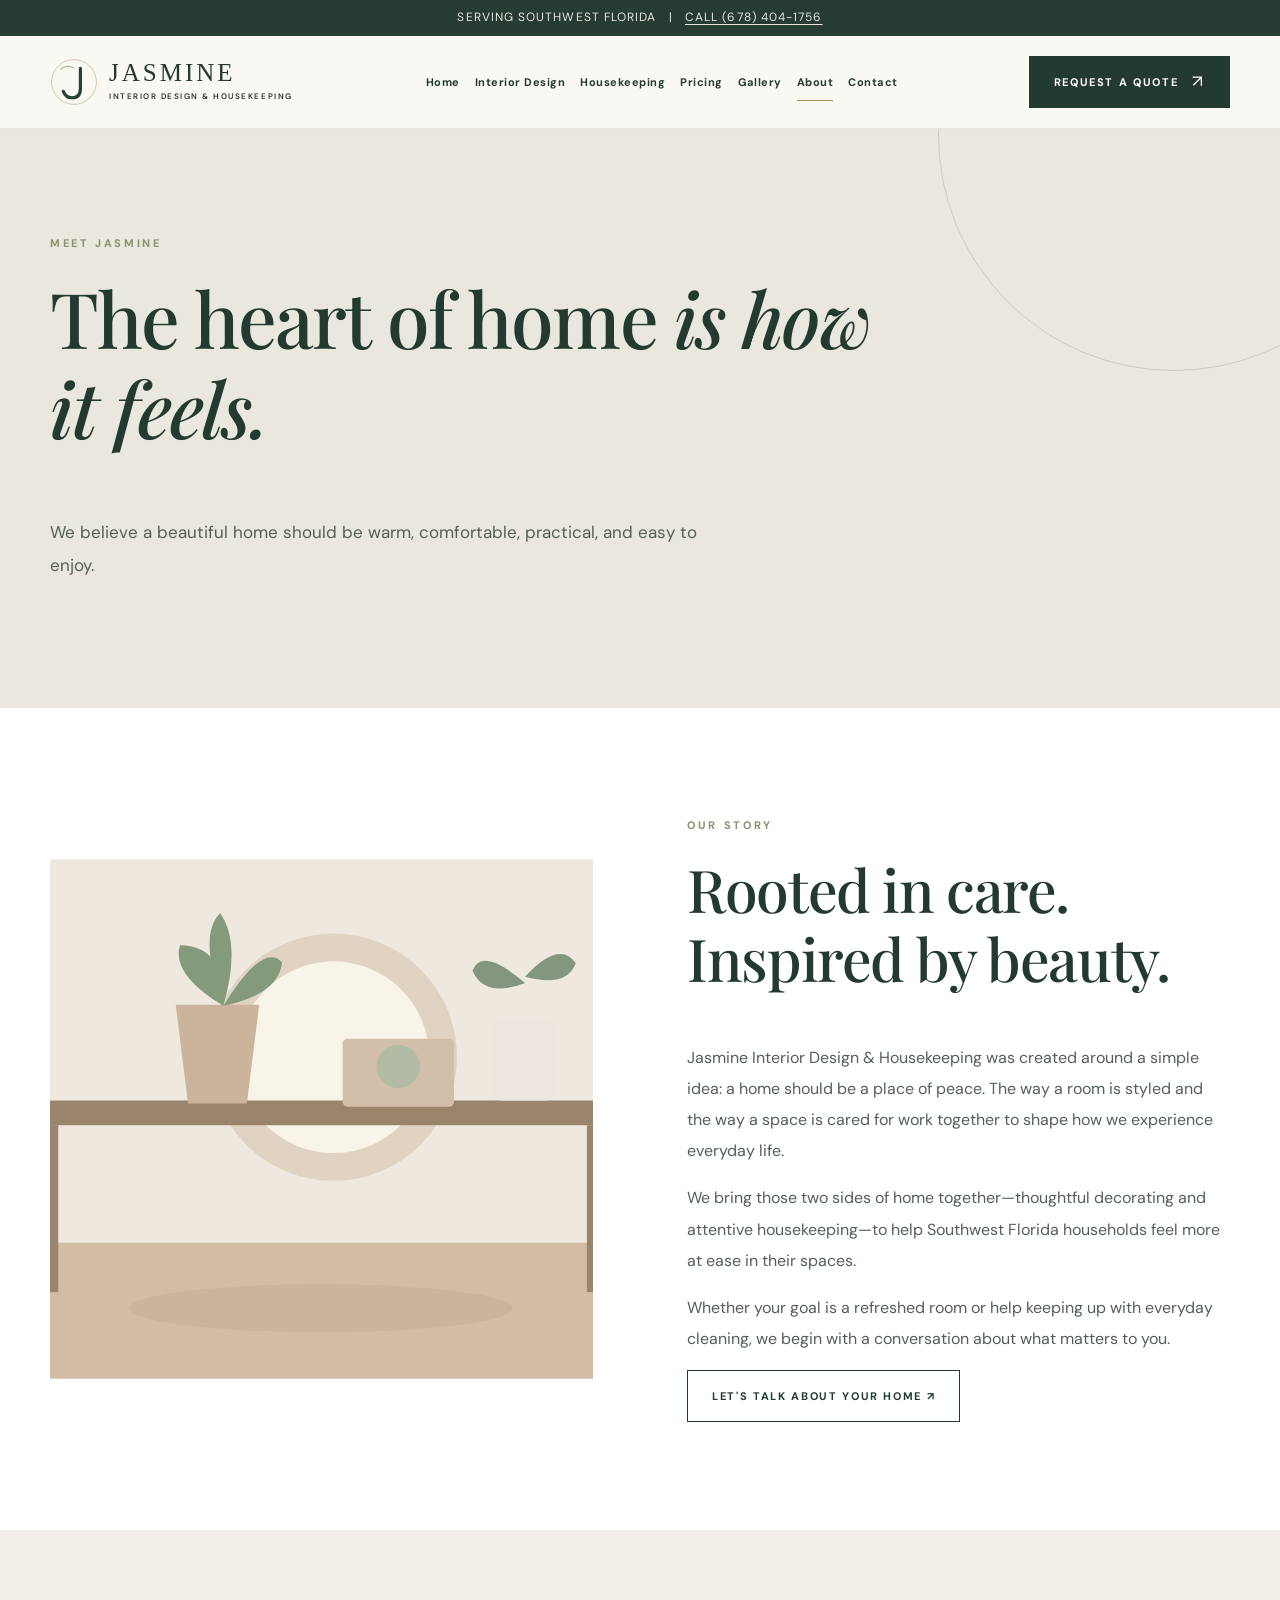
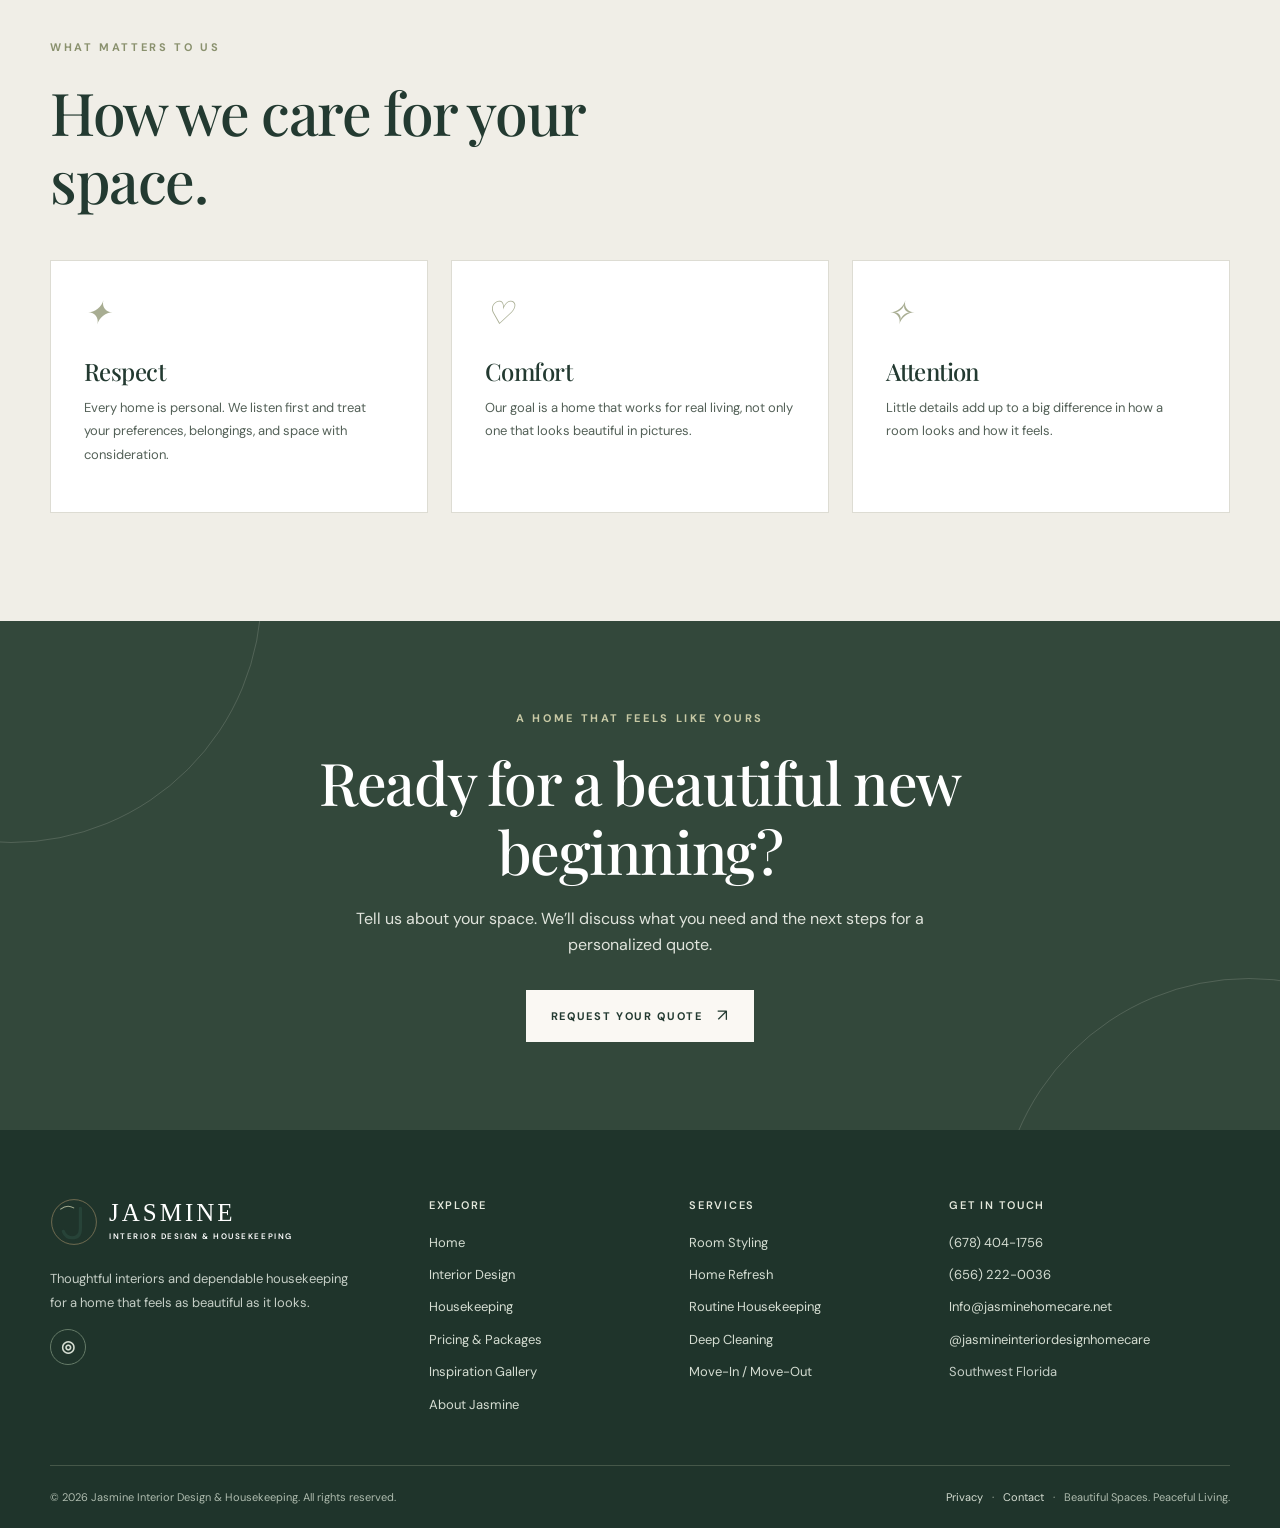
<file: about.html>
<!doctype html><html lang="en"><head><meta charset="utf-8"><meta name="viewport" content="width=device-width,initial-scale=1"><meta name="theme-color" content="#233a31"><title>About Jasmine | Interior Design &amp; Housekeeping</title><meta name="description" content="Learn about Jasmine Interior Design &amp; Housekeeping, serving Southwest Florida with thoughtful home styling and housekeeping."><link rel="icon" type="image/svg+xml" href="assets/favicon.svg"><link rel="canonical" href="https://jasminehomecare.net/about.html"><link rel="stylesheet" href="assets/site.css"><meta property="og:type" content="website"><meta property="og:title" content="About Jasmine | Interior Design &amp; Housekeeping"><meta property="og:description" content="Learn about Jasmine Interior Design &amp; Housekeeping, serving Southwest Florida with thoughtful home styling and housekeeping."><meta property="og:url" content="https://jasminehomecare.net/about.html"><script type="application/ld+json">{"@context":"https://schema.org","@type":"HomeAndConstructionBusiness","name":"Jasmine Interior Design & Housekeeping","url":"https://jasminehomecare.net","telephone":["+1-678-404-1756","+1-656-222-0036"],"email":"Info@jasminehomecare.net","areaServed":{"@type":"Place","name":"Southwest Florida"},"sameAs":["https://www.instagram.com/jasmineinteriordesignhomecare/"]}</script></head><body><a class="skip-link" href="#main">Skip to content</a><div class="site-announcement">SERVING SOUTHWEST FLORIDA &nbsp; | &nbsp; <a href="tel:+16784041756">CALL (678) 404-1756</a></div><header class="header"><div class="nav container"><a class="brand" href="index.html" aria-label="Jasmine home"><img class="brand-mark" src="assets/logo.svg" alt=""><span class="brand-copy">JASMINE<small>INTERIOR DESIGN & HOUSEKEEPING</small></span></a><nav id="site-menu" class="nav-links" aria-label="Main navigation"><a href="index.html">Home</a><a href="interior-design.html">Interior Design</a><a href="housekeeping.html">Housekeeping</a><a href="pricing.html">Pricing</a><a href="gallery.html">Gallery</a><a href="about.html" aria-current="page">About</a><a href="contact.html">Contact</a></nav><div class="nav-actions"><a href="contact.html" class="btn">Request a Quote <span class="arrow">↗</span></a><button class="mobile-toggle" type="button" aria-controls="site-menu" aria-expanded="false" aria-label="Open navigation">☰</button></div></div></header><main id="main"><section class="page-hero"><div class="container"><span class="eyebrow">MEET JASMINE</span><h1>The heart of home <em>is how it feels.</em></h1><p>We believe a beautiful home should be warm, comfortable, practical, and easy to enjoy.</p></div></section><section class="section section--white"><div class="container split-feature"><div><img class="" src="https://images.unsplash.com/photo-1600566753190-17f0baa2a6c3?auto=format&fit=crop&w=1100&q=82" data-fallback="assets/images/styling.svg" alt="Warm, welcoming interior accents" loading="lazy" decoding="async"></div><div><span class="eyebrow">OUR STORY</span><h2>Rooted in care.<br>Inspired by beauty.</h2><p>Jasmine Interior Design & Housekeeping was created around a simple idea: a home should be a place of peace. The way a room is styled and the way a space is cared for work together to shape how we experience everyday life.</p><p>We bring those two sides of home together—thoughtful decorating and attentive housekeeping—to help Southwest Florida households feel more at ease in their spaces.</p><p>Whether your goal is a refreshed room or help keeping up with everyday cleaning, we begin with a conversation about what matters to you.</p><a class="btn btn--outline" href="contact.html">Let's Talk About Your Home ↗</a></div></div></section><section class="section section--muted"><div class="container"><div class="section-heading"><div><span class="eyebrow">WHAT MATTERS TO US</span><h2>How we care for your space.</h2></div></div><div class="tiles"><div class="tile"><span class="tile-symbol">✦</span><h3>Respect</h3><p>Every home is personal. We listen first and treat your preferences, belongings, and space with consideration.</p></div><div class="tile"><span class="tile-symbol">♡</span><h3>Comfort</h3><p>Our goal is a home that works for real living, not only one that looks beautiful in pictures.</p></div><div class="tile"><span class="tile-symbol">✧</span><h3>Attention</h3><p>Little details add up to a big difference in how a room looks and how it feels.</p></div></div></div></section><section class="quote-banner"><div class="container"><span class="eyebrow">A HOME THAT FEELS LIKE YOURS</span><h2>Ready for a beautiful new beginning?</h2><p>Tell us about your space. We’ll discuss what you need and the next steps for a personalized quote.</p><a href="contact.html" class="btn btn--light">Request Your Quote <span class="arrow">↗</span></a></div></section></main><footer class="footer"><div class="container"><div class="footer-main"><div><a class="brand" href="index.html"><img class="brand-mark" src="assets/logo.svg" alt=""><span class="brand-copy">JASMINE<small>INTERIOR DESIGN & HOUSEKEEPING</small></span></a><p style="max-width:300px;margin-top:21px">Thoughtful interiors and dependable housekeeping for a home that feels as beautiful as it looks.</p><a class="social-circle" href="https://www.instagram.com/jasmineinteriordesignhomecare/" aria-label="Jasmine on Instagram" target="_blank" rel="noopener noreferrer">◎</a></div><div><h4>Explore</h4><div class="footer-links"><a href="index.html">Home</a><a href="interior-design.html">Interior Design</a><a href="housekeeping.html">Housekeeping</a><a href="pricing.html">Pricing &amp; Packages</a><a href="gallery.html">Inspiration Gallery</a><a href="about.html">About Jasmine</a></div></div><div><h4>Services</h4><div class="footer-links"><a href="interior-design.html">Room Styling</a><a href="interior-design.html">Home Refresh</a><a href="housekeeping.html">Routine Housekeeping</a><a href="housekeeping.html">Deep Cleaning</a><a href="housekeeping.html">Move-In / Move-Out</a></div></div><div><h4>Get in touch</h4><div class="footer-links"><a href="tel:+16784041756">(678) 404-1756</a><a href="tel:+16562220036">(656) 222-0036</a><a href="mailto:Info@jasminehomecare.net">Info@jasminehomecare.net</a><a href="https://www.instagram.com/jasmineinteriordesignhomecare/" target="_blank" rel="noopener noreferrer">@jasmineinteriordesignhomecare</a><span style="font-size:13px;color:#c5cec6">Southwest Florida</span></div></div></div><div class="footer-bottom"><span>© <span id="year">2026</span> Jasmine Interior Design & Housekeeping. All rights reserved.</span><span><a href="privacy.html">Privacy</a> &nbsp; · &nbsp; <a href="contact.html">Contact</a> &nbsp; · &nbsp; Beautiful Spaces. Peaceful Living.</span></div></div></footer><script src="assets/site.js" defer></script><script>document.getElementById('year').textContent=new Date().getFullYear()</script></body></html>
</file>
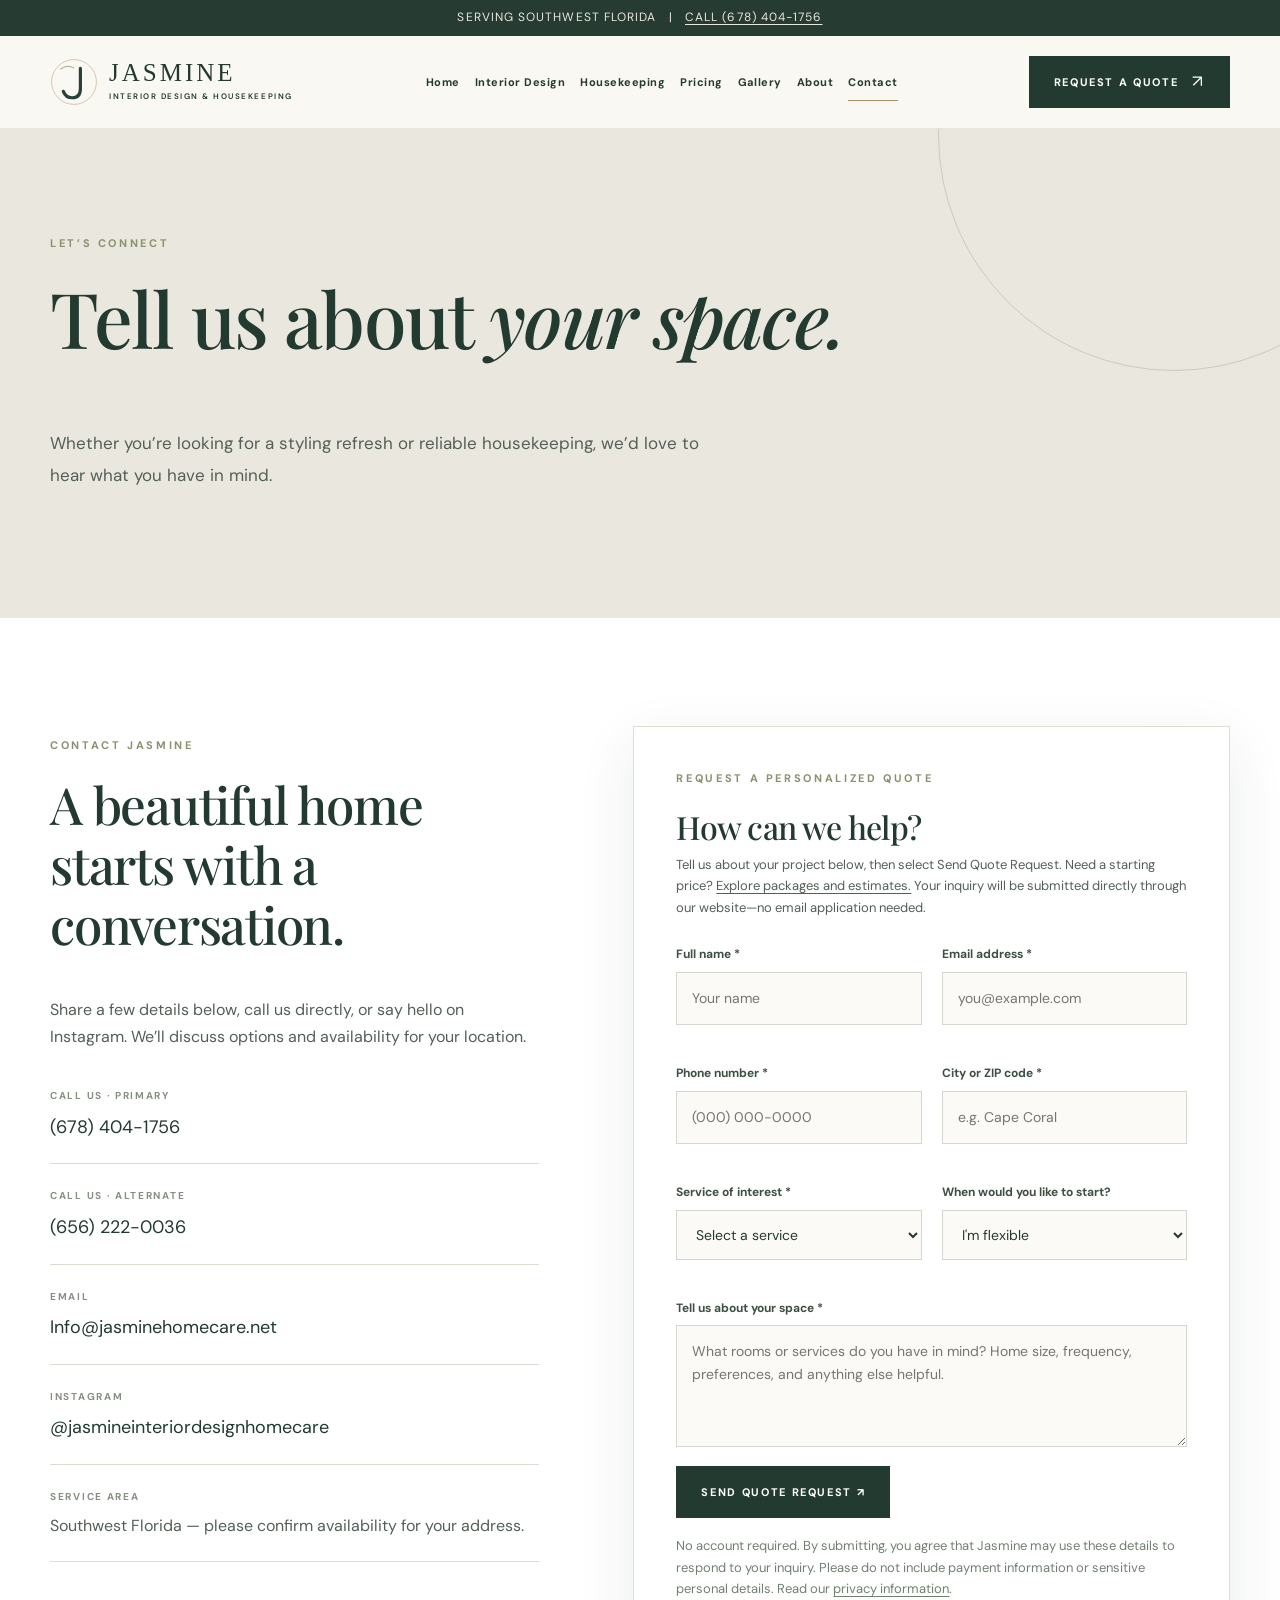
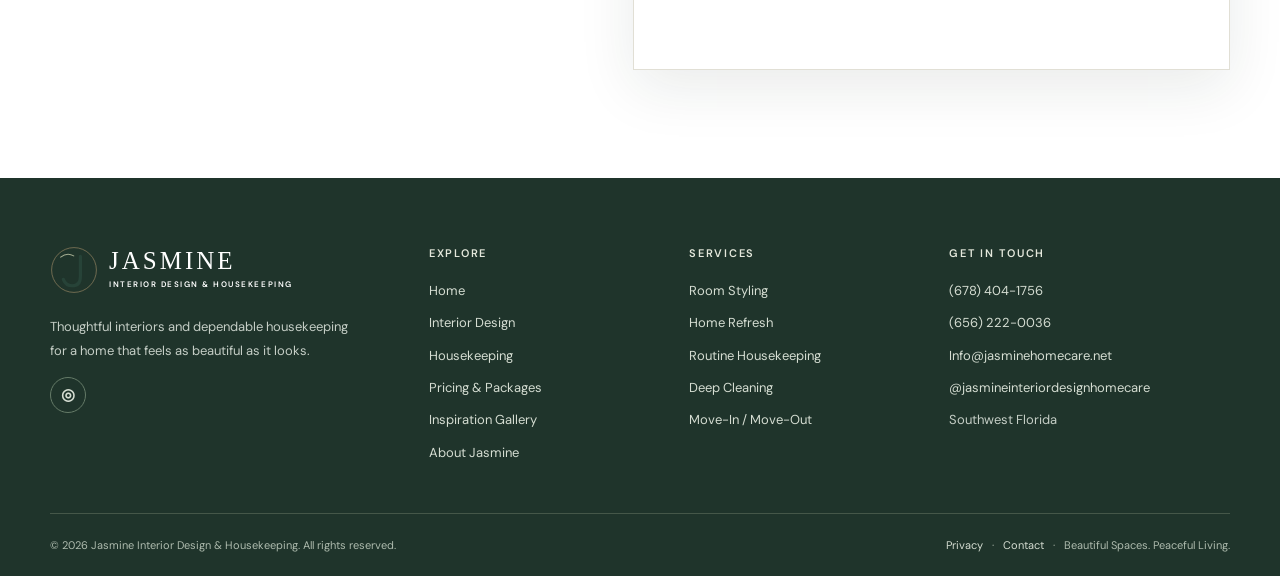
<file: contact.html>
<!doctype html><html lang="en"><head><meta charset="utf-8"><meta name="viewport" content="width=device-width,initial-scale=1"><meta name="theme-color" content="#233a31"><title>Contact &amp; Request a Quote | Jasmine</title><meta name="description" content="Contact Jasmine Interior Design &amp; Housekeeping for a personalized quote in Southwest Florida. Call (678) 404-1756."><link rel="icon" type="image/svg+xml" href="assets/favicon.svg"><link rel="canonical" href="https://jasminehomecare.net/contact.html"><link rel="stylesheet" href="assets/site.css"><meta property="og:type" content="website"><meta property="og:title" content="Contact &amp; Request a Quote | Jasmine"><meta property="og:description" content="Contact Jasmine Interior Design &amp; Housekeeping for a personalized quote in Southwest Florida. Call (678) 404-1756."><meta property="og:url" content="https://jasminehomecare.net/contact.html"><script type="application/ld+json">{"@context":"https://schema.org","@type":"HomeAndConstructionBusiness","name":"Jasmine Interior Design & Housekeeping","url":"https://jasminehomecare.net","telephone":["+1-678-404-1756","+1-656-222-0036"],"email":"Info@jasminehomecare.net","areaServed":{"@type":"Place","name":"Southwest Florida"},"sameAs":["https://www.instagram.com/jasmineinteriordesignhomecare/"]}</script></head><body><a class="skip-link" href="#main">Skip to content</a><div class="site-announcement">SERVING SOUTHWEST FLORIDA &nbsp; | &nbsp; <a href="tel:+16784041756">CALL (678) 404-1756</a></div><header class="header"><div class="nav container"><a class="brand" href="index.html" aria-label="Jasmine home"><img class="brand-mark" src="assets/logo.svg" alt=""><span class="brand-copy">JASMINE<small>INTERIOR DESIGN & HOUSEKEEPING</small></span></a><nav id="site-menu" class="nav-links" aria-label="Main navigation"><a href="index.html">Home</a><a href="interior-design.html">Interior Design</a><a href="housekeeping.html">Housekeeping</a><a href="pricing.html">Pricing</a><a href="gallery.html">Gallery</a><a href="about.html">About</a><a href="contact.html" aria-current="page">Contact</a></nav><div class="nav-actions"><a href="contact.html" class="btn">Request a Quote <span class="arrow">↗</span></a><button class="mobile-toggle" type="button" aria-controls="site-menu" aria-expanded="false" aria-label="Open navigation">☰</button></div></div></header><main id="main"><section class="page-hero"><div class="container"><span class="eyebrow">LET’S CONNECT</span><h1>Tell us about <em>your space.</em></h1><p>Whether you’re looking for a styling refresh or reliable housekeeping, we’d love to hear what you have in mind.</p></div></section><section class="section section--white"><div class="container contact-layout"><div class="contact-aside"><span class="eyebrow">CONTACT JASMINE</span><h2>A beautiful home starts with a conversation.</h2><p>Share a few details below, call us directly, or say hello on Instagram. We’ll discuss options and availability for your location.</p><div class="contact-details"><div class="contact-item"><small>Call us · Primary</small><a href="tel:+16784041756">(678) 404-1756</a></div><div class="contact-item"><small>Call us · Alternate</small><a href="tel:+16562220036">(656) 222-0036</a></div><div class="contact-item"><small>Email</small><a href="mailto:Info@jasminehomecare.net">Info@jasminehomecare.net</a></div><div class="contact-item"><small>Instagram</small><a href="https://www.instagram.com/jasmineinteriordesignhomecare/" target="_blank" rel="noopener noreferrer">@jasmineinteriordesignhomecare</a></div><div class="contact-item"><small>Service area</small><p style="margin:0">Southwest Florida — please confirm availability for your address.</p></div></div></div><div class="contact-form"><span class="eyebrow">REQUEST A PERSONALIZED QUOTE</span><h3>How can we help?</h3><p>Tell us about your project below, then select Send Quote Request. Need a starting price? <a href="pricing.html">Explore packages and estimates.</a> Your inquiry will be submitted directly through our website—no email application needed.</p><form id="quote-form" name="jasmine-quote" method="POST" action="/thank-you.html" data-netlify="true" netlify-honeypot="bot-field"><p class="form-honeypot" aria-hidden="true"><label>Leave this field empty: <input type="text" name="bot-field" tabindex="-1" autocomplete="off"></label></p><div class="form-grid"><div class="form-field"><label for="q-name">Full name *</label><input id="q-name" name="name" autocomplete="name" placeholder="Your name" required maxlength="120"></div><div class="form-field"><label for="q-email">Email address *</label><input id="q-email" name="email" type="email" autocomplete="email" placeholder="you@example.com" required maxlength="150"></div><div class="form-field"><label for="q-phone">Phone number *</label><input id="q-phone" name="phone" type="tel" autocomplete="tel" placeholder="(000) 000-0000" required maxlength="40"></div><div class="form-field"><label for="q-location">City or ZIP code *</label><input id="q-location" name="location" autocomplete="address-level2" placeholder="e.g. Cape Coral" required maxlength="90"></div><div class="form-field"><label for="q-service">Service of interest *</label><select id="q-service" name="service" required><option value="" selected disabled>Select a service</option><option value="Interior Design & Styling">Interior Design & Styling</option><option value="Housekeeping">Housekeeping</option><option value="Deep Cleaning">Deep Cleaning</option><option value="Move-In / Move-Out Cleaning">Move-In / Move-Out Cleaning</option><option value="Vacation Rental Turnover">Vacation Rental Turnover</option><option value="Both Services">Both Services</option><option value="Other / Not Sure">Other / Not Sure</option></select></div><div class="form-field"><label for="q-timeline">When would you like to start?</label><select id="q-timeline" name="timeline"><option value="Flexible">I'm flexible</option><option value="As soon as available">As soon as available</option><option value="Within 2 weeks">Within 2 weeks</option><option value="Within a month">Within a month</option><option value="Planning ahead">Planning ahead</option></select></div><div class="form-field full"><label for="q-details">Tell us about your space *</label><textarea id="q-details" name="details" placeholder="What rooms or services do you have in mind? Home size, frequency, preferences, and anything else helpful." required maxlength="2500"></textarea></div></div><div class="form-actions"><button class="btn" type="submit">Send Quote Request ↗</button></div><p class="form-note">No account required. By submitting, you agree that Jasmine may use these details to respond to your inquiry. Please do not include payment information or sensitive personal details. Read our <a href="privacy.html">privacy information</a>.</p></form></div></div></section></main><footer class="footer"><div class="container"><div class="footer-main"><div><a class="brand" href="index.html"><img class="brand-mark" src="assets/logo.svg" alt=""><span class="brand-copy">JASMINE<small>INTERIOR DESIGN & HOUSEKEEPING</small></span></a><p style="max-width:300px;margin-top:21px">Thoughtful interiors and dependable housekeeping for a home that feels as beautiful as it looks.</p><a class="social-circle" href="https://www.instagram.com/jasmineinteriordesignhomecare/" aria-label="Jasmine on Instagram" target="_blank" rel="noopener noreferrer">◎</a></div><div><h4>Explore</h4><div class="footer-links"><a href="index.html">Home</a><a href="interior-design.html">Interior Design</a><a href="housekeeping.html">Housekeeping</a><a href="pricing.html">Pricing &amp; Packages</a><a href="gallery.html">Inspiration Gallery</a><a href="about.html">About Jasmine</a></div></div><div><h4>Services</h4><div class="footer-links"><a href="interior-design.html">Room Styling</a><a href="interior-design.html">Home Refresh</a><a href="housekeeping.html">Routine Housekeeping</a><a href="housekeeping.html">Deep Cleaning</a><a href="housekeeping.html">Move-In / Move-Out</a></div></div><div><h4>Get in touch</h4><div class="footer-links"><a href="tel:+16784041756">(678) 404-1756</a><a href="tel:+16562220036">(656) 222-0036</a><a href="mailto:Info@jasminehomecare.net">Info@jasminehomecare.net</a><a href="https://www.instagram.com/jasmineinteriordesignhomecare/" target="_blank" rel="noopener noreferrer">@jasmineinteriordesignhomecare</a><span style="font-size:13px;color:#c5cec6">Southwest Florida</span></div></div></div><div class="footer-bottom"><span>© <span id="year">2026</span> Jasmine Interior Design & Housekeeping. All rights reserved.</span><span><a href="privacy.html">Privacy</a> &nbsp; · &nbsp; <a href="contact.html">Contact</a> &nbsp; · &nbsp; Beautiful Spaces. Peaceful Living.</span></div></div></footer><script src="assets/site.js" defer></script><script>document.getElementById('year').textContent=new Date().getFullYear()</script></body></html>
</file>
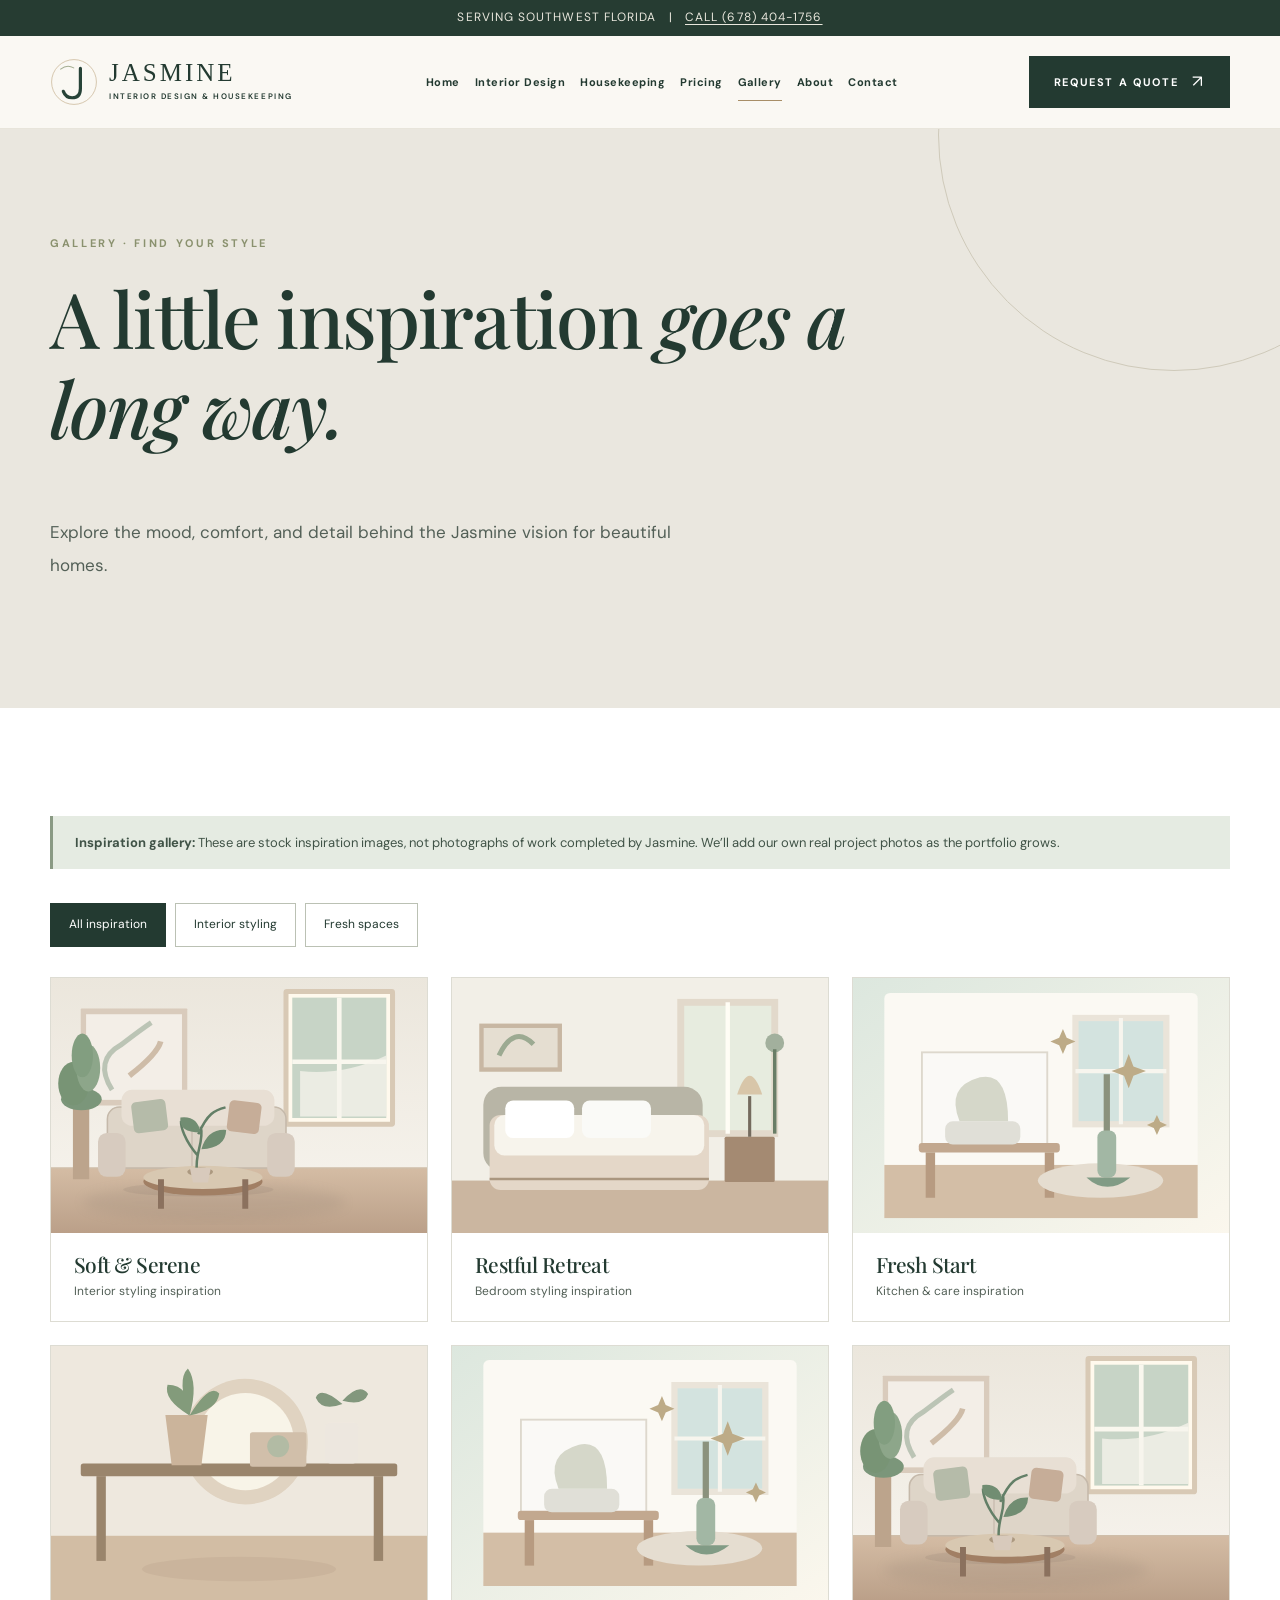
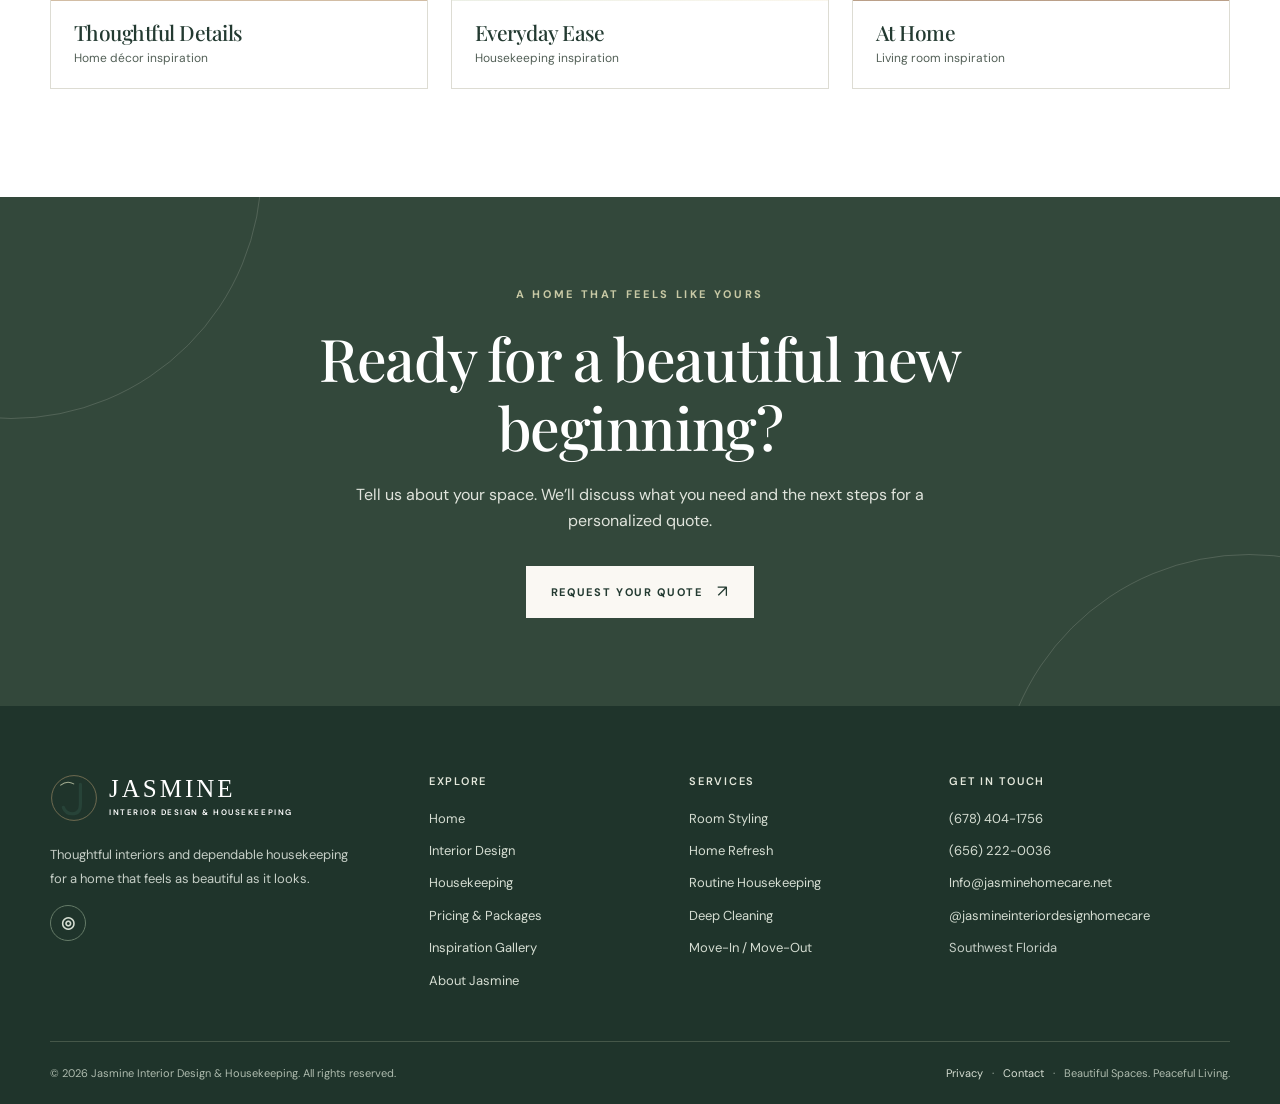
<file: gallery.html>
<!doctype html><html lang="en"><head><meta charset="utf-8"><meta name="viewport" content="width=device-width,initial-scale=1"><meta name="theme-color" content="#233a31"><title>Gallery &amp; Home Inspiration | Jasmine</title><meta name="description" content="Explore home styling and housekeeping inspiration for Jasmine Interior Design &amp; Housekeeping."><link rel="icon" type="image/svg+xml" href="assets/favicon.svg"><link rel="canonical" href="https://jasminehomecare.net/gallery.html"><link rel="stylesheet" href="assets/site.css"><meta property="og:type" content="website"><meta property="og:title" content="Gallery &amp; Home Inspiration | Jasmine"><meta property="og:description" content="Explore home styling and housekeeping inspiration for Jasmine Interior Design &amp; Housekeeping."><meta property="og:url" content="https://jasminehomecare.net/gallery.html"><script type="application/ld+json">{"@context":"https://schema.org","@type":"HomeAndConstructionBusiness","name":"Jasmine Interior Design & Housekeeping","url":"https://jasminehomecare.net","telephone":["+1-678-404-1756","+1-656-222-0036"],"email":"Info@jasminehomecare.net","areaServed":{"@type":"Place","name":"Southwest Florida"},"sameAs":["https://www.instagram.com/jasmineinteriordesignhomecare/"]}</script></head><body><a class="skip-link" href="#main">Skip to content</a><div class="site-announcement">SERVING SOUTHWEST FLORIDA &nbsp; | &nbsp; <a href="tel:+16784041756">CALL (678) 404-1756</a></div><header class="header"><div class="nav container"><a class="brand" href="index.html" aria-label="Jasmine home"><img class="brand-mark" src="assets/logo.svg" alt=""><span class="brand-copy">JASMINE<small>INTERIOR DESIGN & HOUSEKEEPING</small></span></a><nav id="site-menu" class="nav-links" aria-label="Main navigation"><a href="index.html">Home</a><a href="interior-design.html">Interior Design</a><a href="housekeeping.html">Housekeeping</a><a href="pricing.html">Pricing</a><a href="gallery.html" aria-current="page">Gallery</a><a href="about.html">About</a><a href="contact.html">Contact</a></nav><div class="nav-actions"><a href="contact.html" class="btn">Request a Quote <span class="arrow">↗</span></a><button class="mobile-toggle" type="button" aria-controls="site-menu" aria-expanded="false" aria-label="Open navigation">☰</button></div></div></header><main id="main"><section class="page-hero"><div class="container"><span class="eyebrow">GALLERY · FIND YOUR STYLE</span><h1>A little inspiration <em>goes a long way.</em></h1><p>Explore the mood, comfort, and detail behind the Jasmine vision for beautiful homes.</p></div></section><section class="section section--white"><div class="container"><div class="notice"><b>Inspiration gallery:</b> These are stock inspiration images, not photographs of work completed by Jasmine. We’ll add our own real project photos as the portfolio grows.</div><div class="filters" aria-label="Filter gallery"><button class="filter-btn" type="button" data-filter="all" aria-pressed="true">All inspiration</button><button class="filter-btn" type="button" data-filter="design" aria-pressed="false">Interior styling</button><button class="filter-btn" type="button" data-filter="care" aria-pressed="false">Fresh spaces</button></div><div class="gallery-grid"><article class="gallery-card" data-category="design"><div class="photo-box"><img class="" src="https://images.unsplash.com/photo-1600607687920-4e2a09cf159d?auto=format&fit=crop&w=1450&q=85" data-fallback="assets/images/living-room.svg" alt="Neutral living room with warm décor" loading="lazy" decoding="async"></div><div><h3>Soft & Serene</h3><p>Interior styling inspiration</p></div></article><article class="gallery-card" data-category="design"><div class="photo-box"><img class="" src="https://images.unsplash.com/photo-1616486338812-3dadae4b4ace?auto=format&fit=crop&w=1100&q=82" data-fallback="assets/images/bedroom.svg" alt="Soft neutral bedroom" loading="lazy" decoding="async"></div><div><h3>Restful Retreat</h3><p>Bedroom styling inspiration</p></div></article><article class="gallery-card" data-category="care"><div class="photo-box"><img class="" src="https://images.unsplash.com/photo-1600566752355-35792bedcfea?auto=format&fit=crop&w=1100&q=82" data-fallback="assets/images/housekeeping.svg" alt="Bright, neat kitchen" loading="lazy" decoding="async"></div><div><h3>Fresh Start</h3><p>Kitchen & care inspiration</p></div></article><article class="gallery-card" data-category="design"><div class="photo-box"><img class="" src="https://images.unsplash.com/photo-1600566753190-17f0baa2a6c3?auto=format&fit=crop&w=1100&q=82" data-fallback="assets/images/styling.svg" alt="Warm modern accents and décor" loading="lazy" decoding="async"></div><div><h3>Thoughtful Details</h3><p>Home décor inspiration</p></div></article><article class="gallery-card" data-category="care"><div class="photo-box"><img class="" src="https://images.unsplash.com/photo-1581578731548-c64695cc6952?auto=format&fit=crop&w=1100&q=82" data-fallback="assets/images/housekeeping.svg" alt="Clean and welcoming interior" loading="lazy" decoding="async"></div><div><h3>Everyday Ease</h3><p>Housekeeping inspiration</p></div></article><article class="gallery-card" data-category="design"><div class="photo-box"><img class="" src="https://images.unsplash.com/photo-1600210492486-724fe5c67fb0?auto=format&fit=crop&w=1100&q=82" data-fallback="assets/images/living-room.svg" alt="Comfortable modern living room" loading="lazy" decoding="async"></div><div><h3>At Home</h3><p>Living room inspiration</p></div></article></div></div></section><section class="quote-banner"><div class="container"><span class="eyebrow">A HOME THAT FEELS LIKE YOURS</span><h2>Ready for a beautiful new beginning?</h2><p>Tell us about your space. We’ll discuss what you need and the next steps for a personalized quote.</p><a href="contact.html" class="btn btn--light">Request Your Quote <span class="arrow">↗</span></a></div></section></main><footer class="footer"><div class="container"><div class="footer-main"><div><a class="brand" href="index.html"><img class="brand-mark" src="assets/logo.svg" alt=""><span class="brand-copy">JASMINE<small>INTERIOR DESIGN & HOUSEKEEPING</small></span></a><p style="max-width:300px;margin-top:21px">Thoughtful interiors and dependable housekeeping for a home that feels as beautiful as it looks.</p><a class="social-circle" href="https://www.instagram.com/jasmineinteriordesignhomecare/" aria-label="Jasmine on Instagram" target="_blank" rel="noopener noreferrer">◎</a></div><div><h4>Explore</h4><div class="footer-links"><a href="index.html">Home</a><a href="interior-design.html">Interior Design</a><a href="housekeeping.html">Housekeeping</a><a href="pricing.html">Pricing &amp; Packages</a><a href="gallery.html">Inspiration Gallery</a><a href="about.html">About Jasmine</a></div></div><div><h4>Services</h4><div class="footer-links"><a href="interior-design.html">Room Styling</a><a href="interior-design.html">Home Refresh</a><a href="housekeeping.html">Routine Housekeeping</a><a href="housekeeping.html">Deep Cleaning</a><a href="housekeeping.html">Move-In / Move-Out</a></div></div><div><h4>Get in touch</h4><div class="footer-links"><a href="tel:+16784041756">(678) 404-1756</a><a href="tel:+16562220036">(656) 222-0036</a><a href="mailto:Info@jasminehomecare.net">Info@jasminehomecare.net</a><a href="https://www.instagram.com/jasmineinteriordesignhomecare/" target="_blank" rel="noopener noreferrer">@jasmineinteriordesignhomecare</a><span style="font-size:13px;color:#c5cec6">Southwest Florida</span></div></div></div><div class="footer-bottom"><span>© <span id="year">2026</span> Jasmine Interior Design & Housekeeping. All rights reserved.</span><span><a href="privacy.html">Privacy</a> &nbsp; · &nbsp; <a href="contact.html">Contact</a> &nbsp; · &nbsp; Beautiful Spaces. Peaceful Living.</span></div></div></footer><script src="assets/site.js" defer></script><script>document.getElementById('year').textContent=new Date().getFullYear()</script></body></html>
</file>
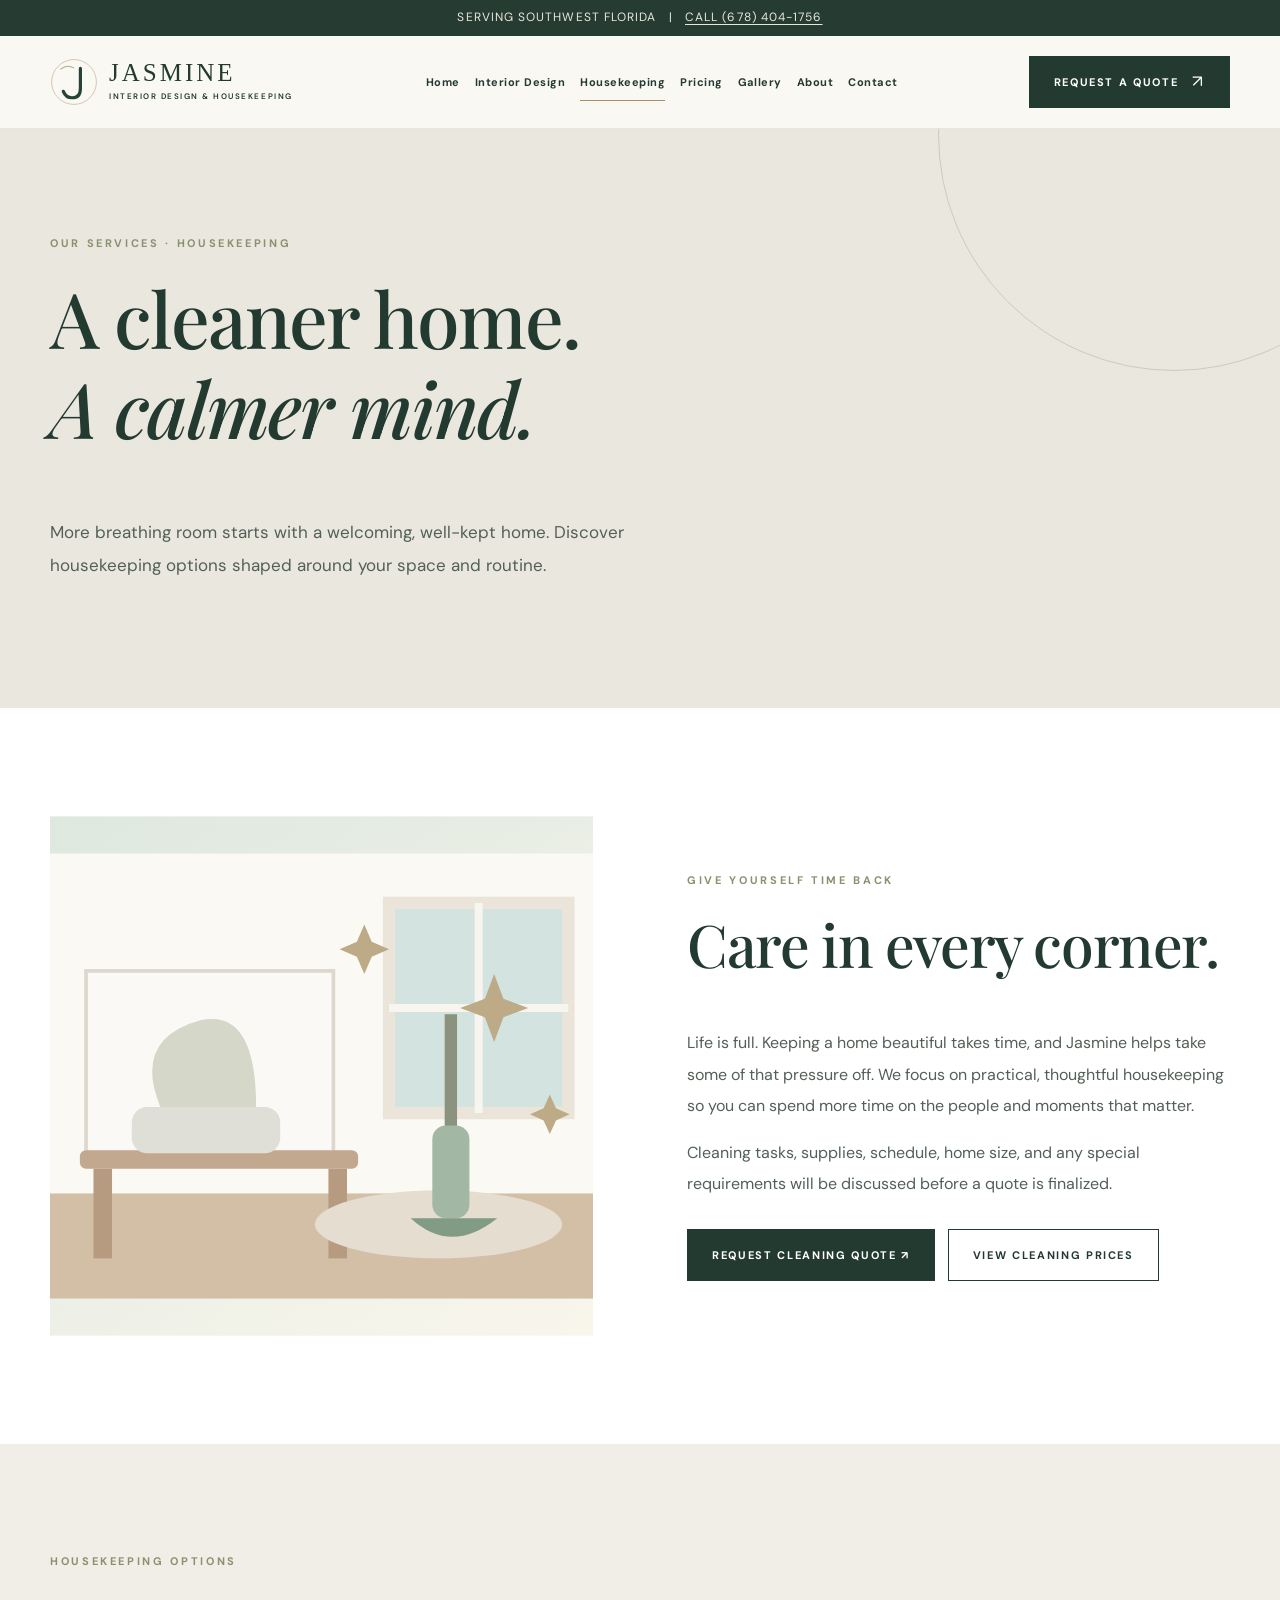
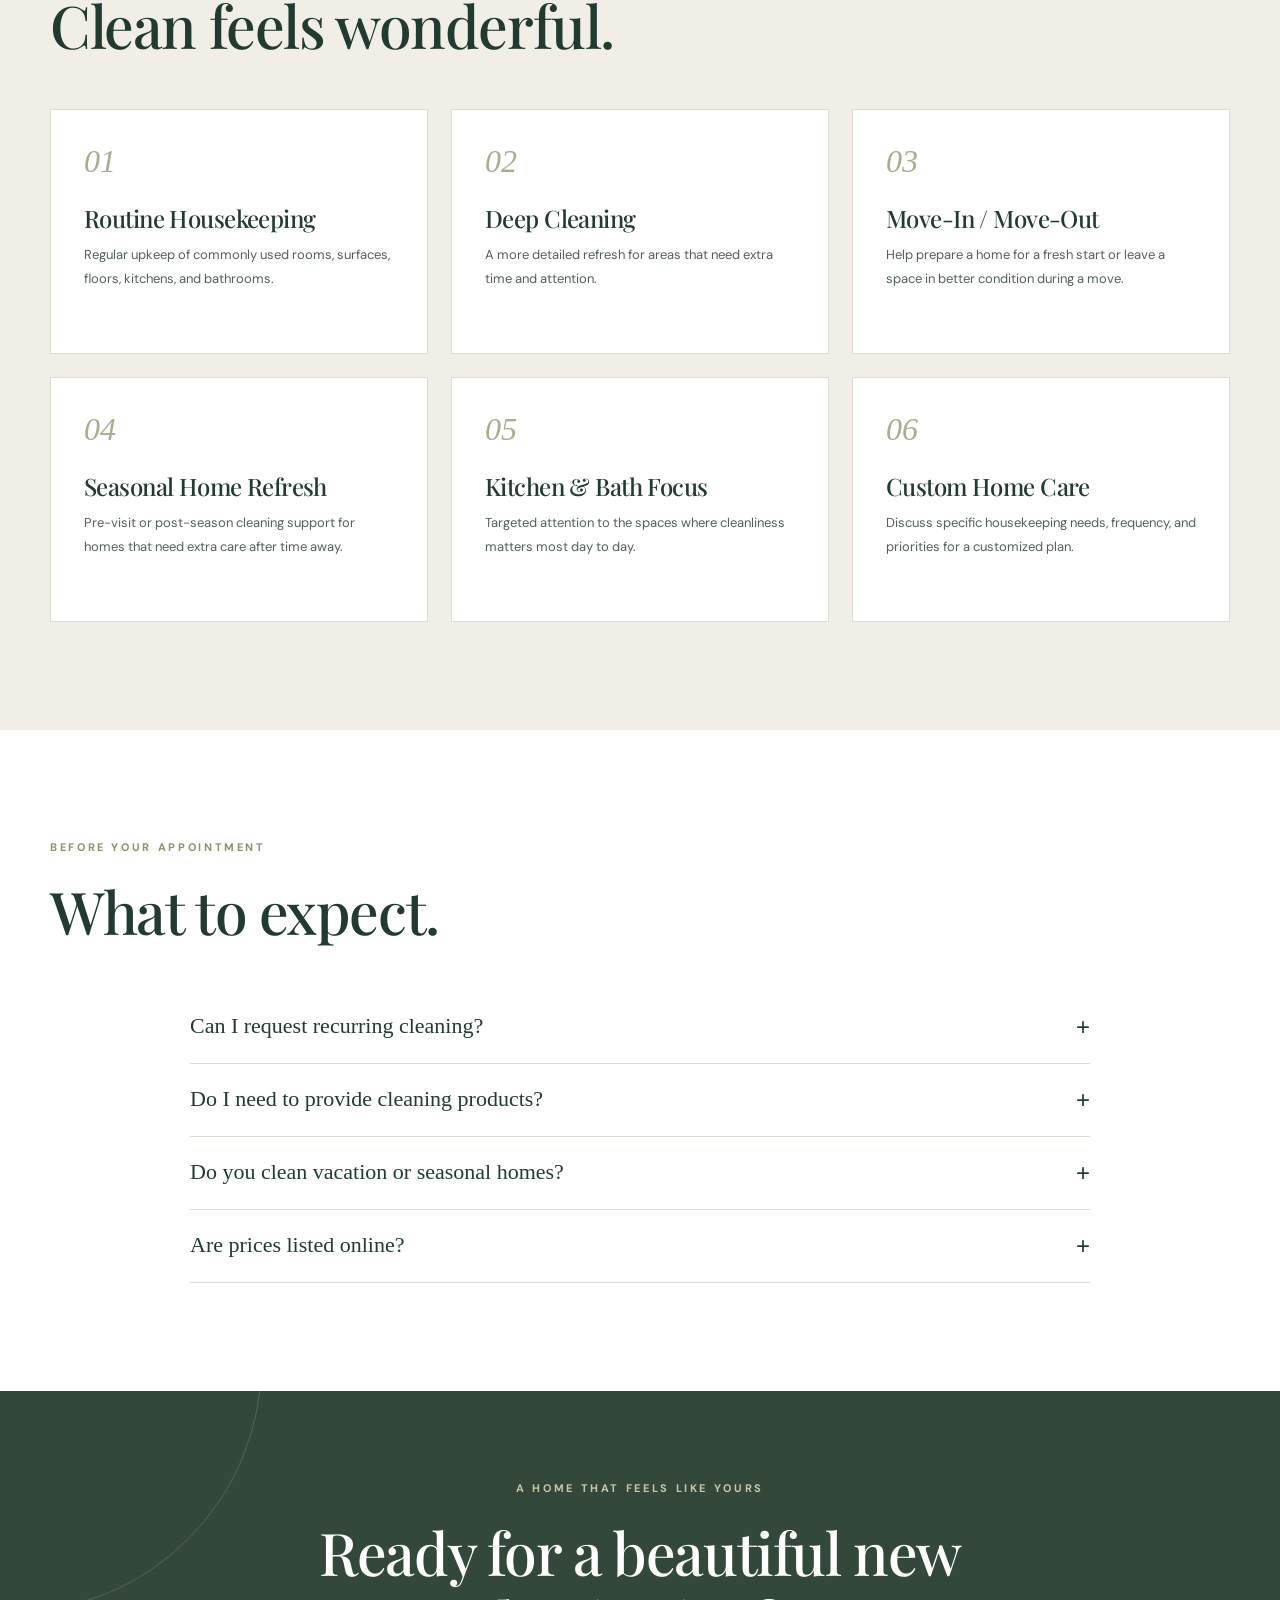
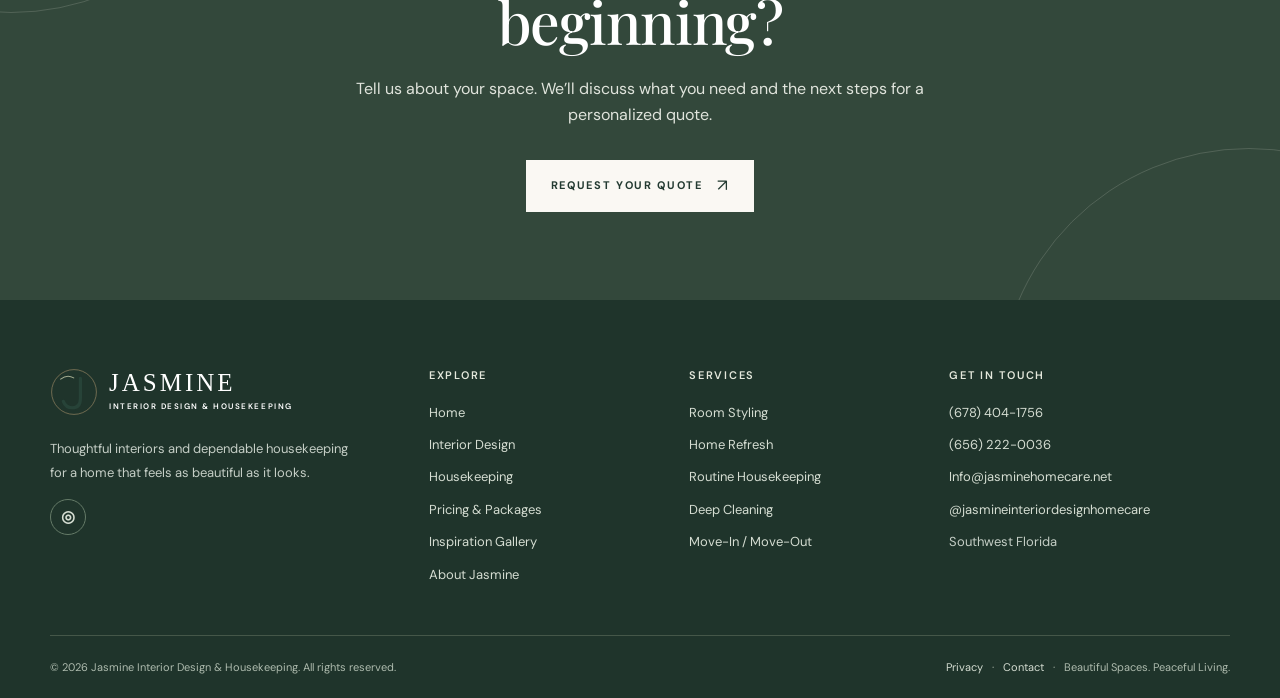
<file: housekeeping.html>
<!doctype html><html lang="en"><head><meta charset="utf-8"><meta name="viewport" content="width=device-width,initial-scale=1"><meta name="theme-color" content="#233a31"><title>Housekeeping &amp; Home Cleaning | Jasmine</title><meta name="description" content="Routine housekeeping, deep cleaning, move-in and move-out cleaning, and seasonal home refresh in Southwest Florida."><link rel="icon" type="image/svg+xml" href="assets/favicon.svg"><link rel="canonical" href="https://jasminehomecare.net/housekeeping.html"><link rel="stylesheet" href="assets/site.css"><meta property="og:type" content="website"><meta property="og:title" content="Housekeeping &amp; Home Cleaning | Jasmine"><meta property="og:description" content="Routine housekeeping, deep cleaning, move-in and move-out cleaning, and seasonal home refresh in Southwest Florida."><meta property="og:url" content="https://jasminehomecare.net/housekeeping.html"><script type="application/ld+json">{"@context":"https://schema.org","@type":"HomeAndConstructionBusiness","name":"Jasmine Interior Design & Housekeeping","url":"https://jasminehomecare.net","telephone":["+1-678-404-1756","+1-656-222-0036"],"email":"Info@jasminehomecare.net","areaServed":{"@type":"Place","name":"Southwest Florida"},"sameAs":["https://www.instagram.com/jasmineinteriordesignhomecare/"]}</script></head><body><a class="skip-link" href="#main">Skip to content</a><div class="site-announcement">SERVING SOUTHWEST FLORIDA &nbsp; | &nbsp; <a href="tel:+16784041756">CALL (678) 404-1756</a></div><header class="header"><div class="nav container"><a class="brand" href="index.html" aria-label="Jasmine home"><img class="brand-mark" src="assets/logo.svg" alt=""><span class="brand-copy">JASMINE<small>INTERIOR DESIGN & HOUSEKEEPING</small></span></a><nav id="site-menu" class="nav-links" aria-label="Main navigation"><a href="index.html">Home</a><a href="interior-design.html">Interior Design</a><a href="housekeeping.html" aria-current="page">Housekeeping</a><a href="pricing.html">Pricing</a><a href="gallery.html">Gallery</a><a href="about.html">About</a><a href="contact.html">Contact</a></nav><div class="nav-actions"><a href="contact.html" class="btn">Request a Quote <span class="arrow">↗</span></a><button class="mobile-toggle" type="button" aria-controls="site-menu" aria-expanded="false" aria-label="Open navigation">☰</button></div></div></header><main id="main"><section class="page-hero"><div class="container"><span class="eyebrow">OUR SERVICES · HOUSEKEEPING</span><h1>A cleaner home.<br><em>A calmer mind.</em></h1><p>More breathing room starts with a welcoming, well-kept home. Discover housekeeping options shaped around your space and routine.</p></div></section><section class="section section--white"><div class="container split-feature"><div><img class="" src="https://images.unsplash.com/photo-1581578731548-c64695cc6952?auto=format&fit=crop&w=1100&q=82" data-fallback="assets/images/housekeeping.svg" alt="Freshly cleaned home with light interiors" loading="lazy" decoding="async"></div><div><span class="eyebrow">GIVE YOURSELF TIME BACK</span><h2>Care in every corner.</h2><p>Life is full. Keeping a home beautiful takes time, and Jasmine helps take some of that pressure off. We focus on practical, thoughtful housekeeping so you can spend more time on the people and moments that matter.</p><p>Cleaning tasks, supplies, schedule, home size, and any special requirements will be discussed before a quote is finalized.</p><div class="hero-buttons"><a href="contact.html?service=Housekeeping" class="btn">Request Cleaning Quote ↗</a><a class="btn btn--outline" href="pricing.html#cleaning-packages">View Cleaning Prices</a></div></div></div></section><section class="section section--muted"><div class="container"><span class="eyebrow">HOUSEKEEPING OPTIONS</span><h2>Clean feels wonderful.</h2><div class="tiles"><div class="tile"><span class="tile-symbol">01</span><h3>Routine Housekeeping</h3><p>Regular upkeep of commonly used rooms, surfaces, floors, kitchens, and bathrooms.</p></div><div class="tile"><span class="tile-symbol">02</span><h3>Deep Cleaning</h3><p>A more detailed refresh for areas that need extra time and attention.</p></div><div class="tile"><span class="tile-symbol">03</span><h3>Move-In / Move-Out</h3><p>Help prepare a home for a fresh start or leave a space in better condition during a move.</p></div><div class="tile"><span class="tile-symbol">04</span><h3>Seasonal Home Refresh</h3><p>Pre-visit or post-season cleaning support for homes that need extra care after time away.</p></div><div class="tile"><span class="tile-symbol">05</span><h3>Kitchen & Bath Focus</h3><p>Targeted attention to the spaces where cleanliness matters most day to day.</p></div><div class="tile"><span class="tile-symbol">06</span><h3>Custom Home Care</h3><p>Discuss specific housekeeping needs, frequency, and priorities for a customized plan.</p></div></div></div></section><section class="section section--white"><div class="container"><div class="section-heading"><div><span class="eyebrow">BEFORE YOUR APPOINTMENT</span><h2>What to expect.</h2></div></div><div class="faq"><details><summary>Can I request recurring cleaning?</summary><p>Yes, you can request regular housekeeping in the quote form. Available scheduling and frequency will be confirmed directly.</p></details><details><summary>Do I need to provide cleaning products?</summary><p>Please tell us your preferences and any surface sensitivities. Product and equipment arrangements will be confirmed when we discuss the scope of service.</p></details><details><summary>Do you clean vacation or seasonal homes?</summary><p>You can inquire about housekeeping for seasonal homes and properties between visits. Availability, property access, and the exact service scope will be discussed before booking.</p></details><details><summary>Are prices listed online?</summary><p>Standard housekeeping starts at $119; deep cleaning from $219, move-in/out from $249 and vacation turnover from $149. See our <a href="pricing.html#cleaning-packages">packages and starting prices</a>. Final quotes depend on size, condition, location and frequency.</p></details></div></div></section><section class="quote-banner"><div class="container"><span class="eyebrow">A HOME THAT FEELS LIKE YOURS</span><h2>Ready for a beautiful new beginning?</h2><p>Tell us about your space. We’ll discuss what you need and the next steps for a personalized quote.</p><a href="contact.html" class="btn btn--light">Request Your Quote <span class="arrow">↗</span></a></div></section></main><footer class="footer"><div class="container"><div class="footer-main"><div><a class="brand" href="index.html"><img class="brand-mark" src="assets/logo.svg" alt=""><span class="brand-copy">JASMINE<small>INTERIOR DESIGN & HOUSEKEEPING</small></span></a><p style="max-width:300px;margin-top:21px">Thoughtful interiors and dependable housekeeping for a home that feels as beautiful as it looks.</p><a class="social-circle" href="https://www.instagram.com/jasmineinteriordesignhomecare/" aria-label="Jasmine on Instagram" target="_blank" rel="noopener noreferrer">◎</a></div><div><h4>Explore</h4><div class="footer-links"><a href="index.html">Home</a><a href="interior-design.html">Interior Design</a><a href="housekeeping.html">Housekeeping</a><a href="pricing.html">Pricing &amp; Packages</a><a href="gallery.html">Inspiration Gallery</a><a href="about.html">About Jasmine</a></div></div><div><h4>Services</h4><div class="footer-links"><a href="interior-design.html">Room Styling</a><a href="interior-design.html">Home Refresh</a><a href="housekeeping.html">Routine Housekeeping</a><a href="housekeeping.html">Deep Cleaning</a><a href="housekeeping.html">Move-In / Move-Out</a></div></div><div><h4>Get in touch</h4><div class="footer-links"><a href="tel:+16784041756">(678) 404-1756</a><a href="tel:+16562220036">(656) 222-0036</a><a href="mailto:Info@jasminehomecare.net">Info@jasminehomecare.net</a><a href="https://www.instagram.com/jasmineinteriordesignhomecare/" target="_blank" rel="noopener noreferrer">@jasmineinteriordesignhomecare</a><span style="font-size:13px;color:#c5cec6">Southwest Florida</span></div></div></div><div class="footer-bottom"><span>© <span id="year">2026</span> Jasmine Interior Design & Housekeeping. All rights reserved.</span><span><a href="privacy.html">Privacy</a> &nbsp; · &nbsp; <a href="contact.html">Contact</a> &nbsp; · &nbsp; Beautiful Spaces. Peaceful Living.</span></div></div></footer><script src="assets/site.js" defer></script><script>document.getElementById('year').textContent=new Date().getFullYear()</script></body></html>
</file>
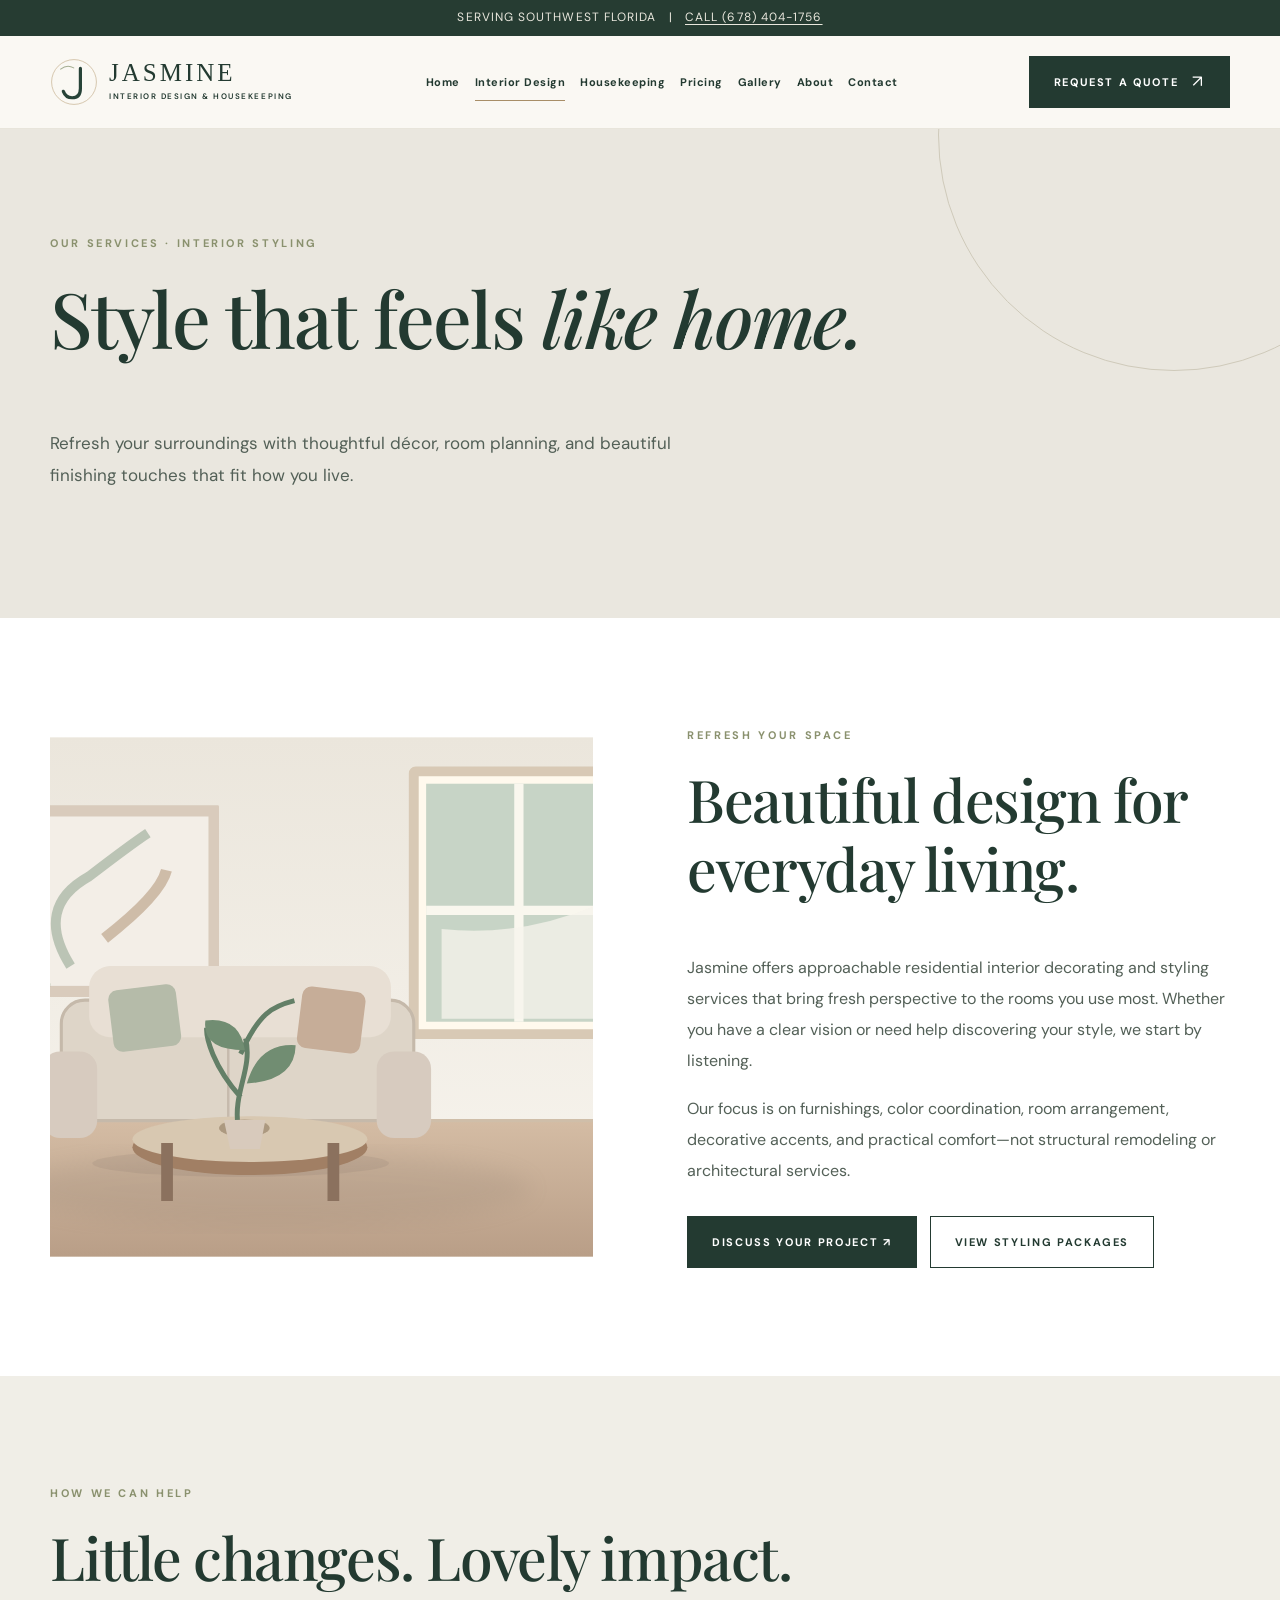
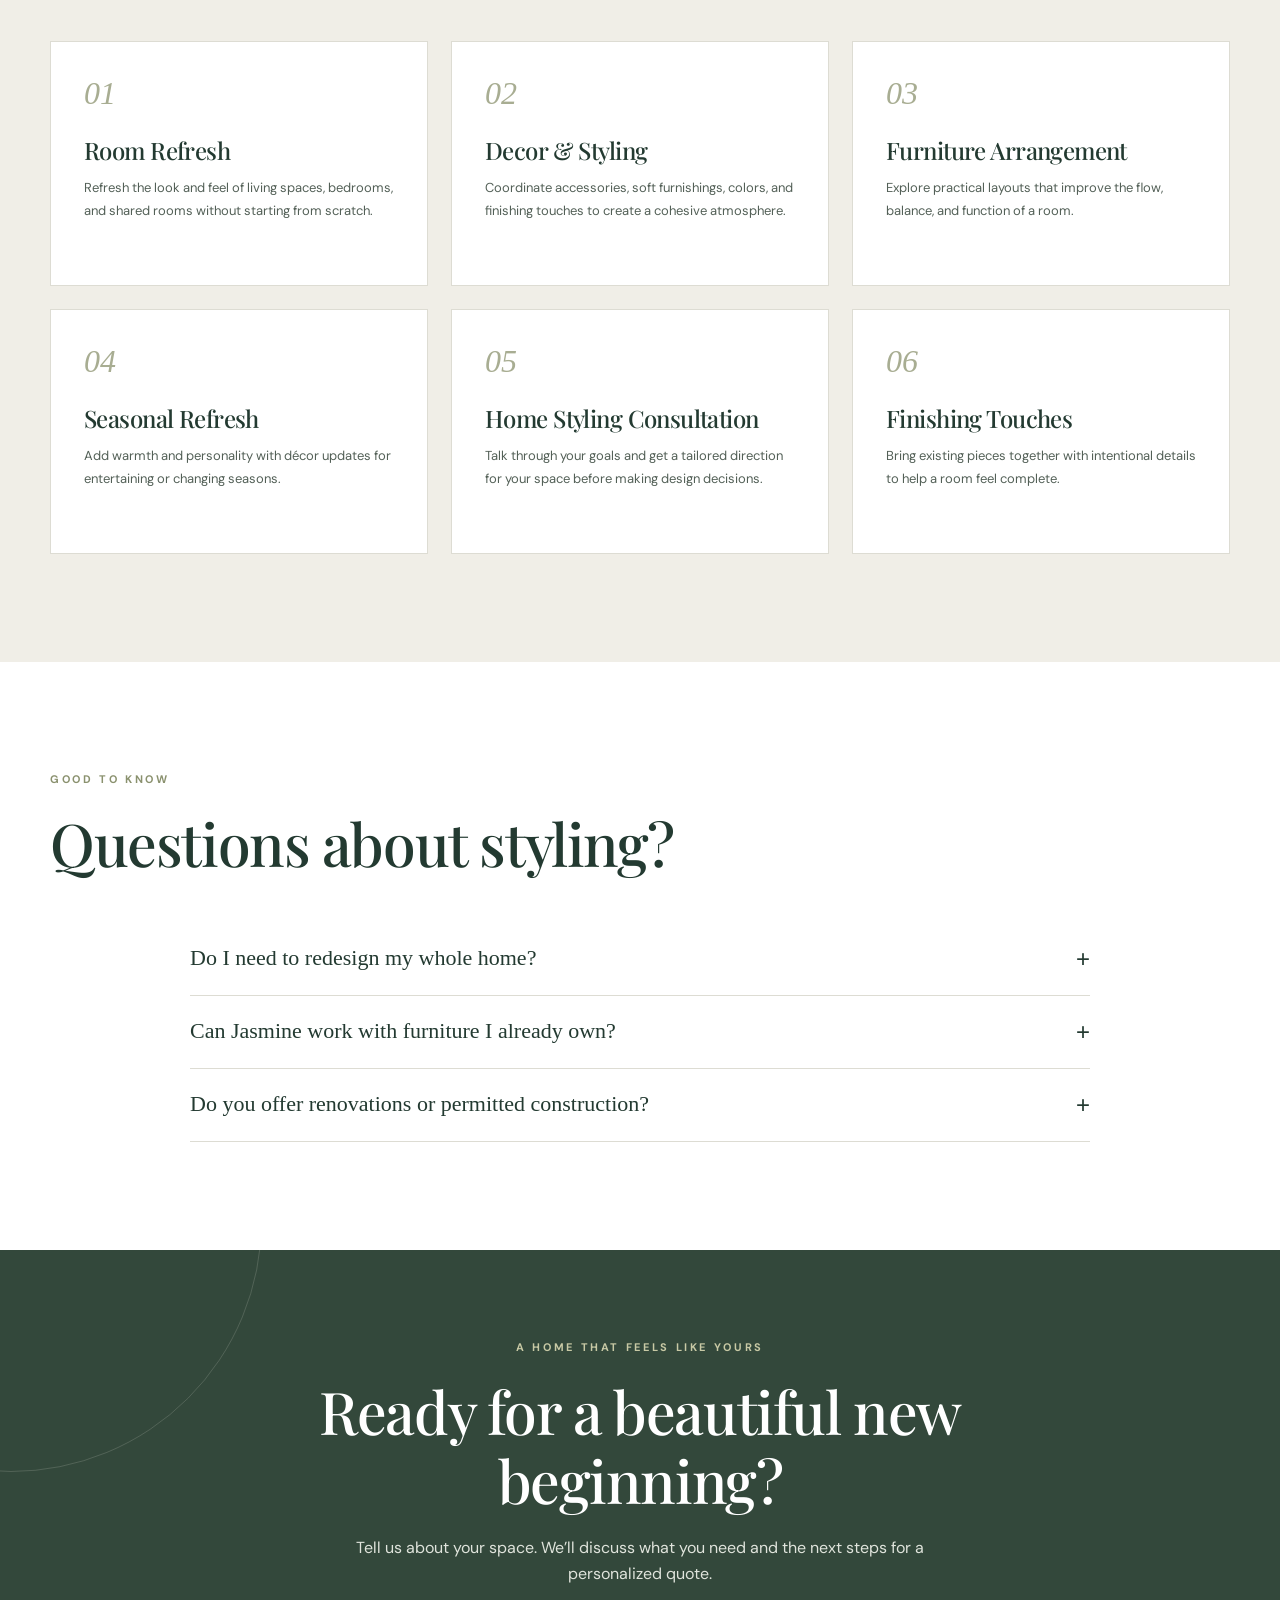
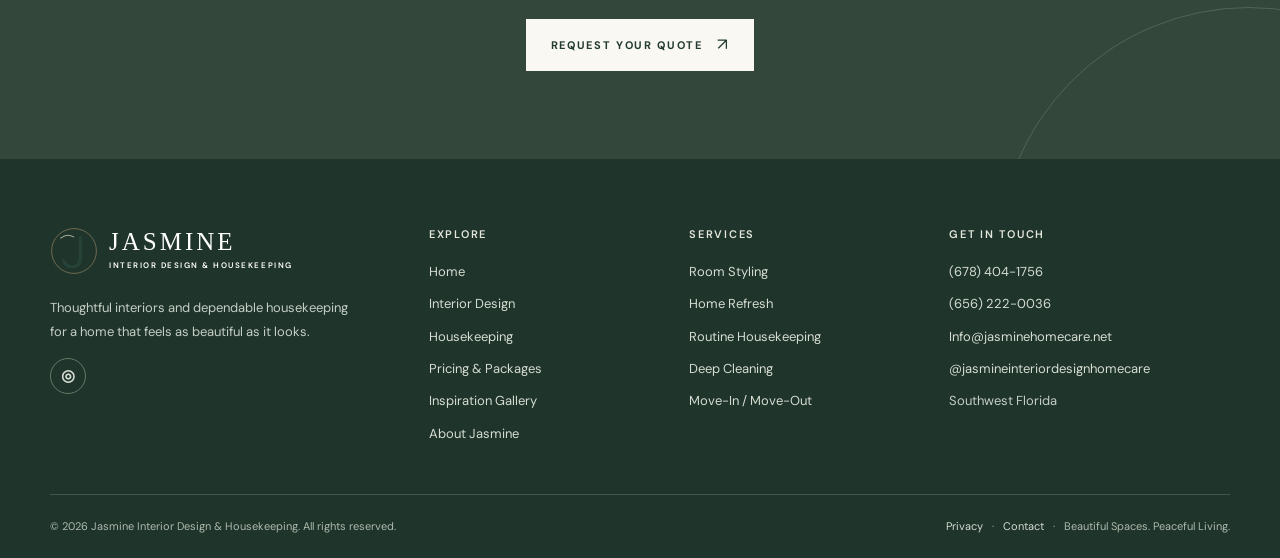
<file: interior-design.html>
<!doctype html><html lang="en"><head><meta charset="utf-8"><meta name="viewport" content="width=device-width,initial-scale=1"><meta name="theme-color" content="#233a31"><title>Interior Design &amp; Home Styling | Jasmine</title><meta name="description" content="Home styling, room refreshes, décor selection and furniture arrangement for Southwest Florida homes."><link rel="icon" type="image/svg+xml" href="assets/favicon.svg"><link rel="canonical" href="https://jasminehomecare.net/interior-design.html"><link rel="stylesheet" href="assets/site.css"><meta property="og:type" content="website"><meta property="og:title" content="Interior Design &amp; Home Styling | Jasmine"><meta property="og:description" content="Home styling, room refreshes, décor selection and furniture arrangement for Southwest Florida homes."><meta property="og:url" content="https://jasminehomecare.net/interior-design.html"><script type="application/ld+json">{"@context":"https://schema.org","@type":"HomeAndConstructionBusiness","name":"Jasmine Interior Design & Housekeeping","url":"https://jasminehomecare.net","telephone":["+1-678-404-1756","+1-656-222-0036"],"email":"Info@jasminehomecare.net","areaServed":{"@type":"Place","name":"Southwest Florida"},"sameAs":["https://www.instagram.com/jasmineinteriordesignhomecare/"]}</script></head><body><a class="skip-link" href="#main">Skip to content</a><div class="site-announcement">SERVING SOUTHWEST FLORIDA &nbsp; | &nbsp; <a href="tel:+16784041756">CALL (678) 404-1756</a></div><header class="header"><div class="nav container"><a class="brand" href="index.html" aria-label="Jasmine home"><img class="brand-mark" src="assets/logo.svg" alt=""><span class="brand-copy">JASMINE<small>INTERIOR DESIGN & HOUSEKEEPING</small></span></a><nav id="site-menu" class="nav-links" aria-label="Main navigation"><a href="index.html">Home</a><a href="interior-design.html" aria-current="page">Interior Design</a><a href="housekeeping.html">Housekeeping</a><a href="pricing.html">Pricing</a><a href="gallery.html">Gallery</a><a href="about.html">About</a><a href="contact.html">Contact</a></nav><div class="nav-actions"><a href="contact.html" class="btn">Request a Quote <span class="arrow">↗</span></a><button class="mobile-toggle" type="button" aria-controls="site-menu" aria-expanded="false" aria-label="Open navigation">☰</button></div></div></header><main id="main"><section class="page-hero"><div class="container"><span class="eyebrow">OUR SERVICES · INTERIOR STYLING</span><h1>Style that feels <em>like home.</em></h1><p>Refresh your surroundings with thoughtful décor, room planning, and beautiful finishing touches that fit how you live.</p></div></section><section class="section section--white"><div class="container split-feature"><div><img class="" src="https://images.unsplash.com/photo-1600210492486-724fe5c67fb0?auto=format&fit=crop&w=1100&q=82" data-fallback="assets/images/living-room.svg" alt="Light, warm contemporary living room" loading="lazy" decoding="async"></div><div><span class="eyebrow">REFRESH YOUR SPACE</span><h2>Beautiful design for everyday living.</h2><p>Jasmine offers approachable residential interior decorating and styling services that bring fresh perspective to the rooms you use most. Whether you have a clear vision or need help discovering your style, we start by listening.</p><p>Our focus is on furnishings, color coordination, room arrangement, decorative accents, and practical comfort—not structural remodeling or architectural services.</p><div class="hero-buttons"><a class="btn" href="contact.html?service=Interior%20Design%20%26%20Styling">Discuss Your Project ↗</a><a class="btn btn--outline" href="pricing.html#design-packages">View Styling Packages</a></div></div></div></section><section class="section section--muted"><div class="container"><span class="eyebrow">HOW WE CAN HELP</span><h2>Little changes. Lovely impact.</h2><div class="tiles"><div class="tile"><span class="tile-symbol">01</span><h3>Room Refresh</h3><p>Refresh the look and feel of living spaces, bedrooms, and shared rooms without starting from scratch.</p></div><div class="tile"><span class="tile-symbol">02</span><h3>Decor & Styling</h3><p>Coordinate accessories, soft furnishings, colors, and finishing touches to create a cohesive atmosphere.</p></div><div class="tile"><span class="tile-symbol">03</span><h3>Furniture Arrangement</h3><p>Explore practical layouts that improve the flow, balance, and function of a room.</p></div><div class="tile"><span class="tile-symbol">04</span><h3>Seasonal Refresh</h3><p>Add warmth and personality with décor updates for entertaining or changing seasons.</p></div><div class="tile"><span class="tile-symbol">05</span><h3>Home Styling Consultation</h3><p>Talk through your goals and get a tailored direction for your space before making design decisions.</p></div><div class="tile"><span class="tile-symbol">06</span><h3>Finishing Touches</h3><p>Bring existing pieces together with intentional details to help a room feel complete.</p></div></div></div></section><section class="section section--white"><div class="container"><div class="section-heading"><div><span class="eyebrow">GOOD TO KNOW</span><h2>Questions about styling?</h2></div></div><div class="faq"><details><summary>Do I need to redesign my whole home?</summary><p>Not at all. We can discuss a single room, a simple styling refresh, or a broader home project depending on your goals.</p></details><details><summary>Can Jasmine work with furniture I already own?</summary><p>Yes. Share what you have and what you’d like to change. We can explore how to make existing items work in a refreshed space.</p></details><details><summary>Do you offer renovations or permitted construction?</summary><p>Our advertised services focus on residential decorating, styling, and non-structural improvements. Structural work, permitted alterations, and any services requiring a separate professional license are not included.</p></details></div></div></section><section class="quote-banner"><div class="container"><span class="eyebrow">A HOME THAT FEELS LIKE YOURS</span><h2>Ready for a beautiful new beginning?</h2><p>Tell us about your space. We’ll discuss what you need and the next steps for a personalized quote.</p><a href="contact.html" class="btn btn--light">Request Your Quote <span class="arrow">↗</span></a></div></section></main><footer class="footer"><div class="container"><div class="footer-main"><div><a class="brand" href="index.html"><img class="brand-mark" src="assets/logo.svg" alt=""><span class="brand-copy">JASMINE<small>INTERIOR DESIGN & HOUSEKEEPING</small></span></a><p style="max-width:300px;margin-top:21px">Thoughtful interiors and dependable housekeeping for a home that feels as beautiful as it looks.</p><a class="social-circle" href="https://www.instagram.com/jasmineinteriordesignhomecare/" aria-label="Jasmine on Instagram" target="_blank" rel="noopener noreferrer">◎</a></div><div><h4>Explore</h4><div class="footer-links"><a href="index.html">Home</a><a href="interior-design.html">Interior Design</a><a href="housekeeping.html">Housekeeping</a><a href="pricing.html">Pricing &amp; Packages</a><a href="gallery.html">Inspiration Gallery</a><a href="about.html">About Jasmine</a></div></div><div><h4>Services</h4><div class="footer-links"><a href="interior-design.html">Room Styling</a><a href="interior-design.html">Home Refresh</a><a href="housekeeping.html">Routine Housekeeping</a><a href="housekeeping.html">Deep Cleaning</a><a href="housekeeping.html">Move-In / Move-Out</a></div></div><div><h4>Get in touch</h4><div class="footer-links"><a href="tel:+16784041756">(678) 404-1756</a><a href="tel:+16562220036">(656) 222-0036</a><a href="mailto:Info@jasminehomecare.net">Info@jasminehomecare.net</a><a href="https://www.instagram.com/jasmineinteriordesignhomecare/" target="_blank" rel="noopener noreferrer">@jasmineinteriordesignhomecare</a><span style="font-size:13px;color:#c5cec6">Southwest Florida</span></div></div></div><div class="footer-bottom"><span>© <span id="year">2026</span> Jasmine Interior Design & Housekeeping. All rights reserved.</span><span><a href="privacy.html">Privacy</a> &nbsp; · &nbsp; <a href="contact.html">Contact</a> &nbsp; · &nbsp; Beautiful Spaces. Peaceful Living.</span></div></div></footer><script src="assets/site.js" defer></script><script>document.getElementById('year').textContent=new Date().getFullYear()</script></body></html>
</file>
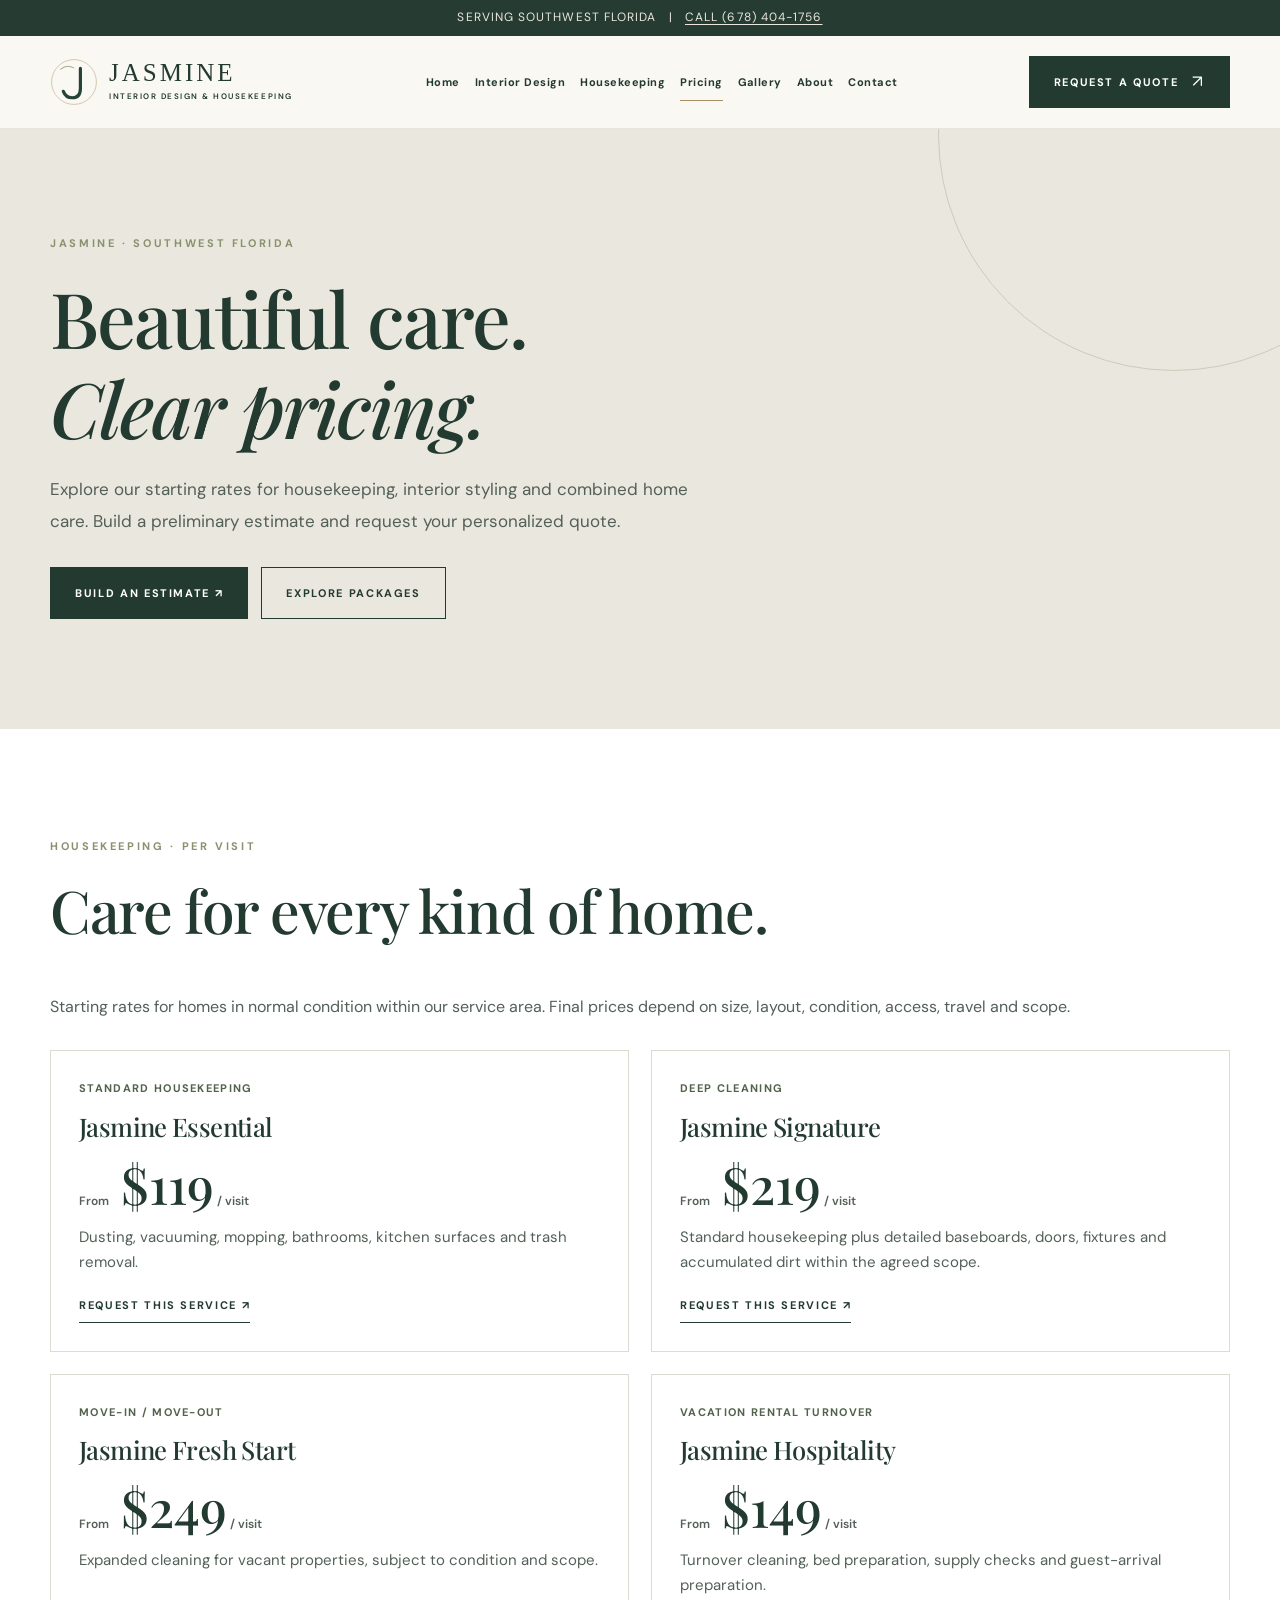
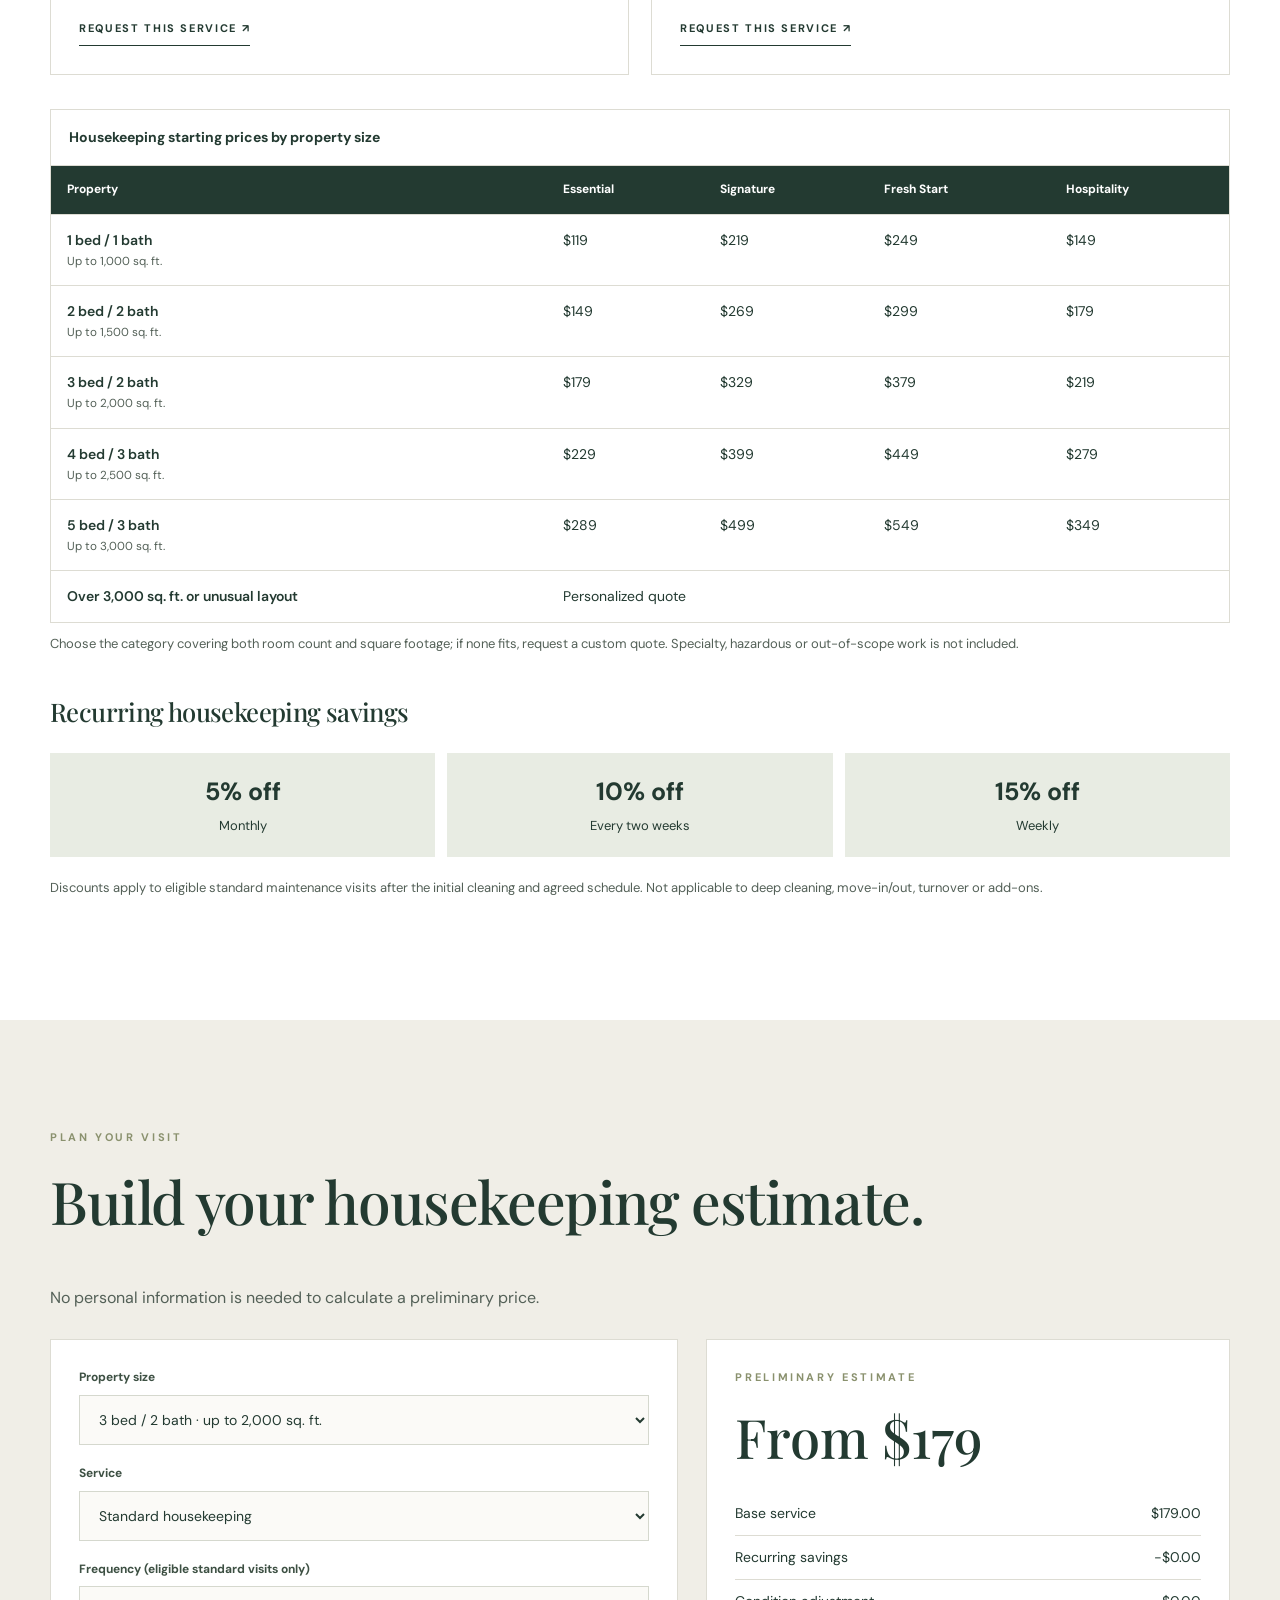
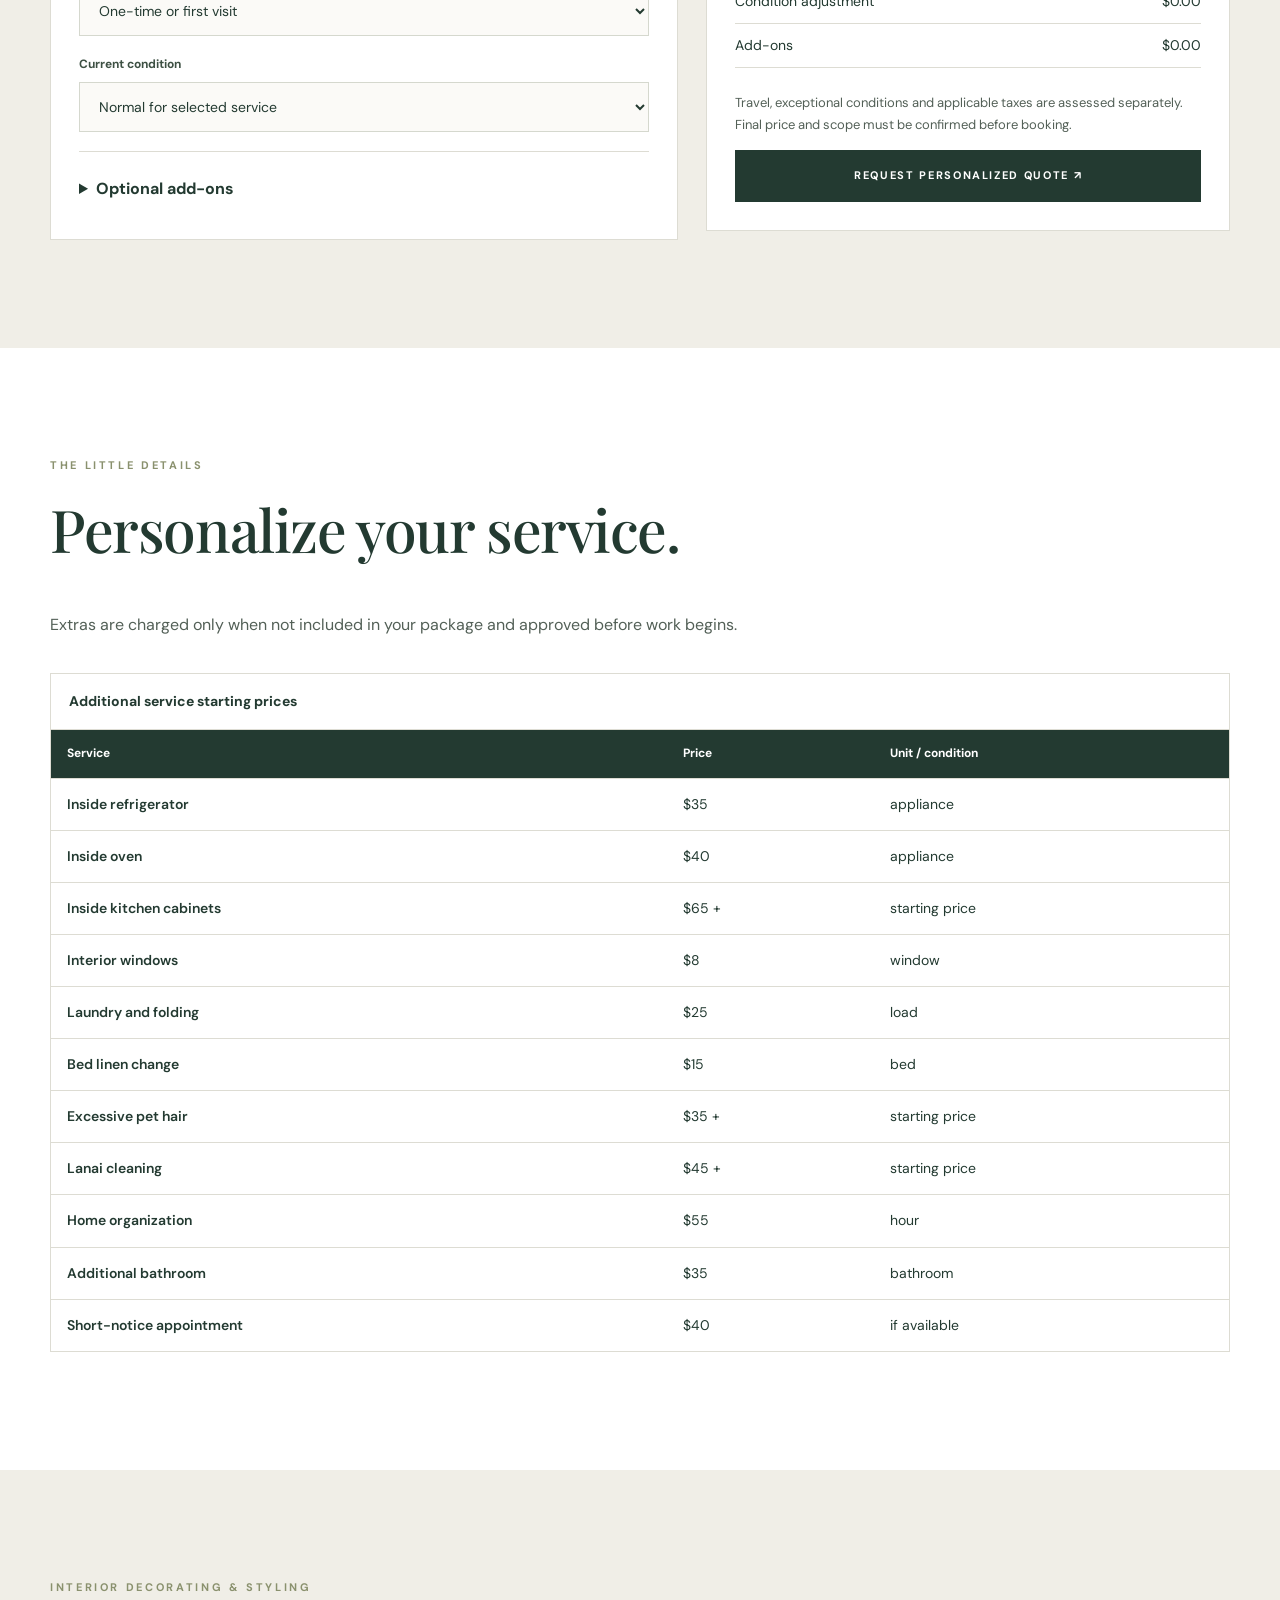
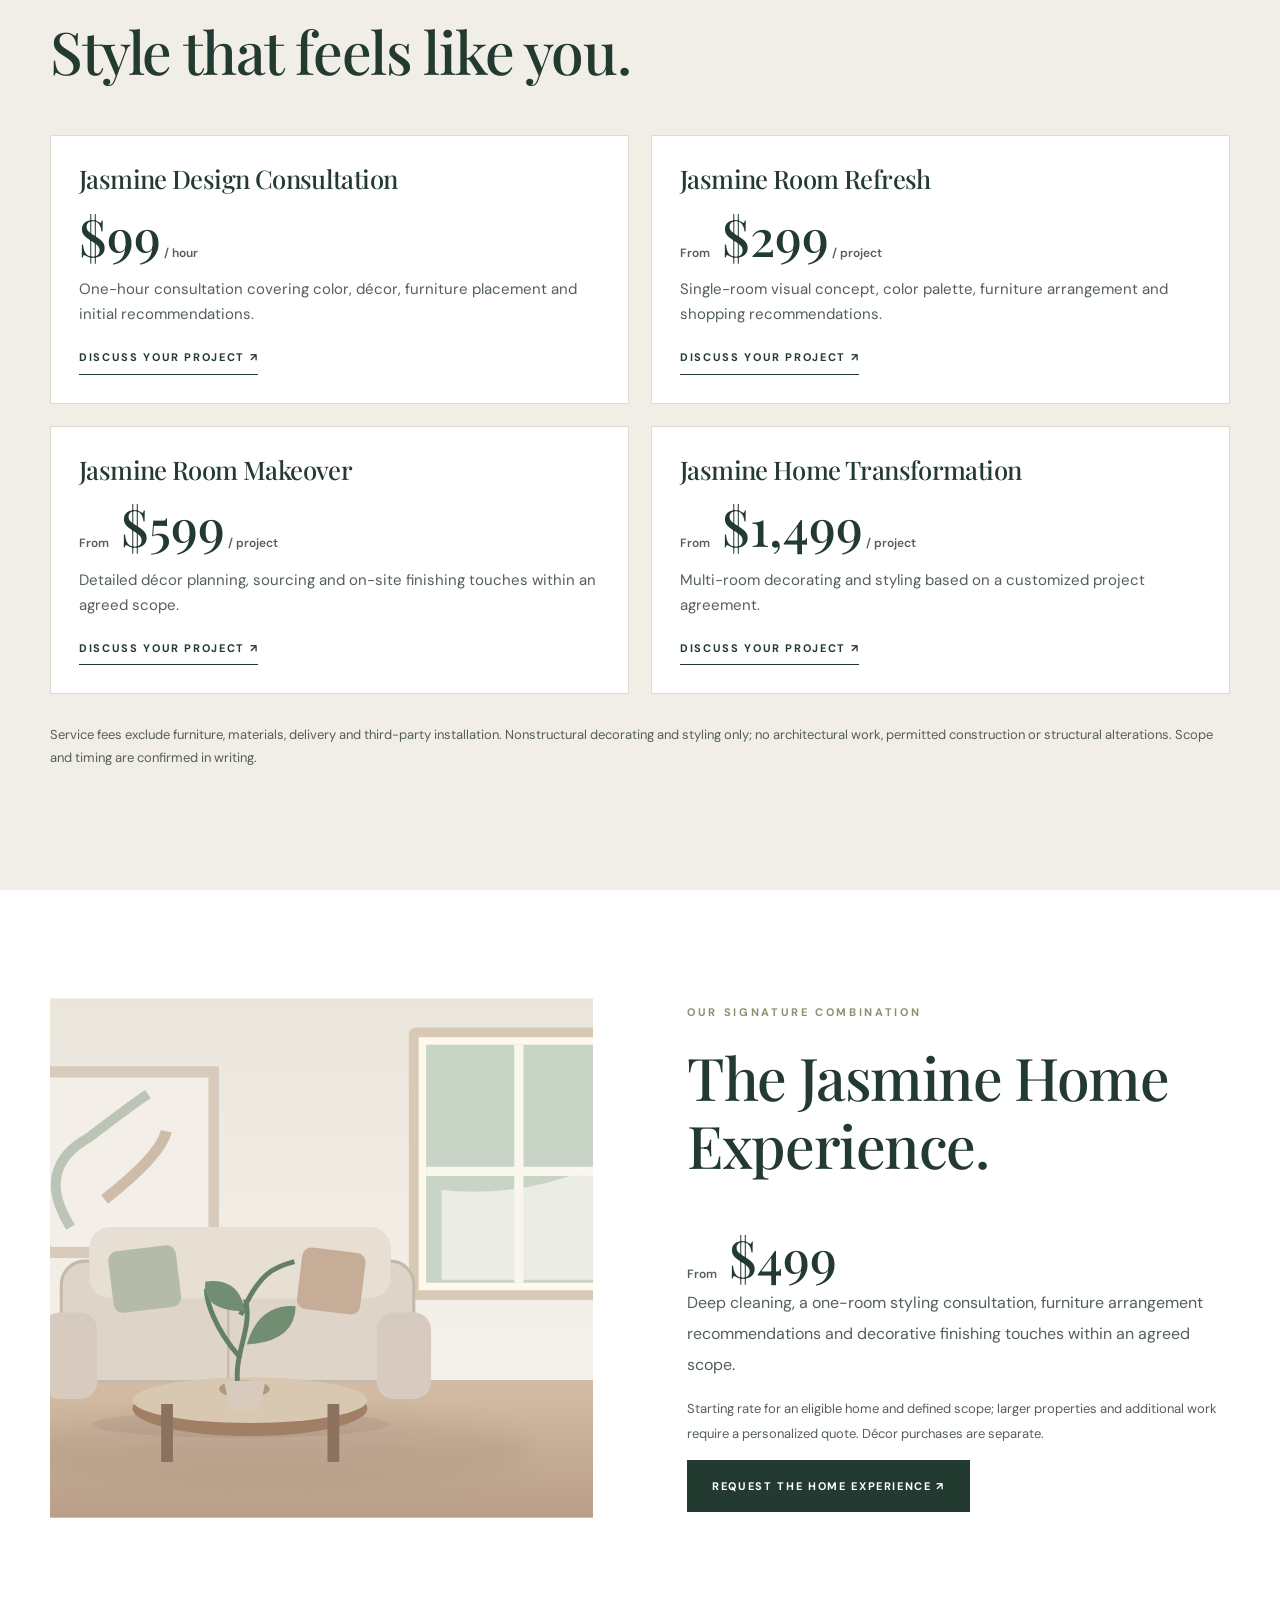
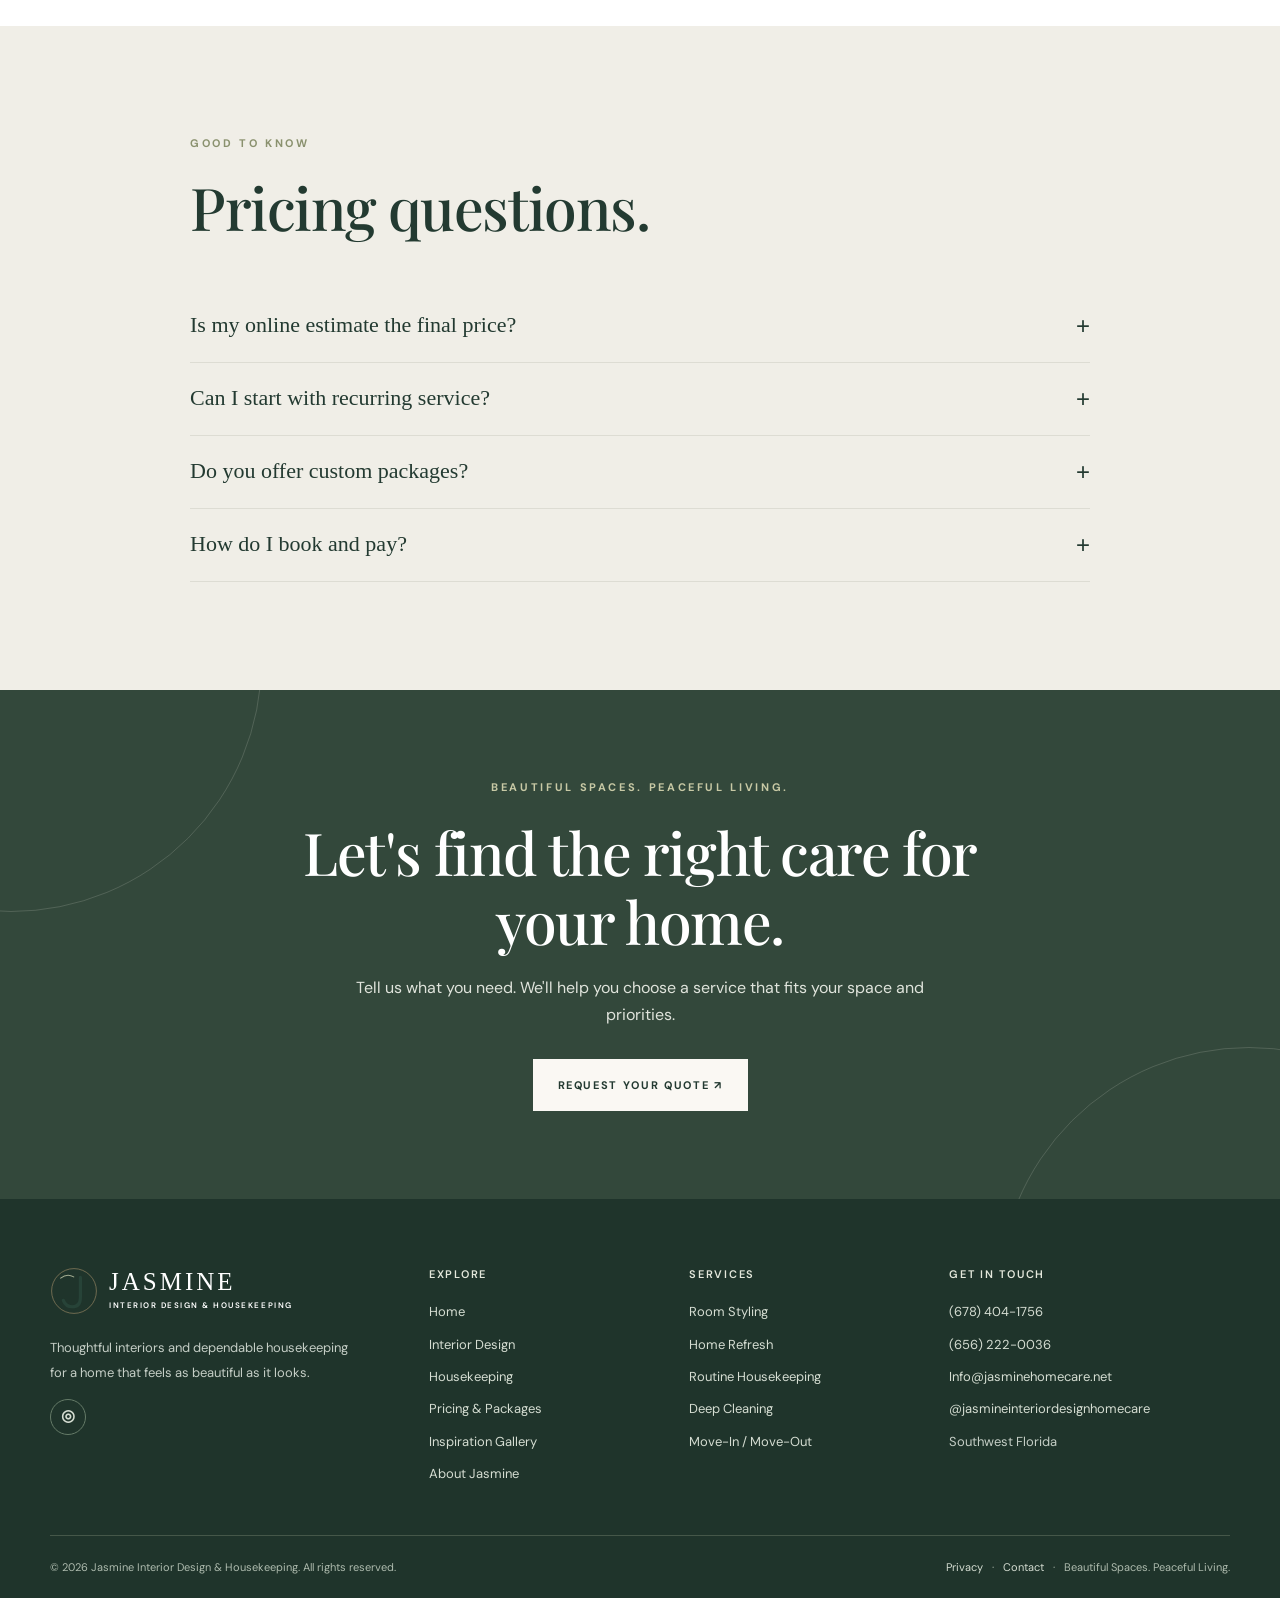
<file: pricing.html>
<!doctype html><html lang="en"><head><meta charset="utf-8"><meta name="viewport" content="width=device-width,initial-scale=1"><meta name="theme-color" content="#233a31"><title>Pricing &amp; Packages | Jasmine Home Care | Southwest Florida</title><meta name="description" content="Housekeeping packages from $119, interior styling consultations at $99, recurring cleaning savings and personalized estimates in Southwest Florida."><link rel="icon" type="image/svg+xml" href="assets/favicon.svg"><link rel="canonical" href="https://jasminehomecare.net/pricing.html"><link rel="stylesheet" href="assets/site.css"><meta property="og:type" content="website"><meta property="og:title" content="Pricing &amp; Packages | Jasmine"><meta property="og:description" content="Explore housekeeping, interior styling and combined home care packages."><meta property="og:url" content="https://jasminehomecare.net/pricing.html"><script type="application/ld+json">{"@context":"https://schema.org","@type":"HomeAndConstructionBusiness","name":"Jasmine Interior Design & Housekeeping","url":"https://jasminehomecare.net","telephone":["+1-678-404-1756","+1-656-222-0036"],"email":"Info@jasminehomecare.net","areaServed":{"@type":"Place","name":"Southwest Florida"},"sameAs":["https://www.instagram.com/jasmineinteriordesignhomecare/"]}</script></head><body><a class="skip-link" href="#main">Skip to content</a><div class="site-announcement">SERVING SOUTHWEST FLORIDA &nbsp; | &nbsp; <a href="tel:+16784041756">CALL (678) 404-1756</a></div><header class="header"><div class="nav container"><a class="brand" href="index.html" aria-label="Jasmine home"><img class="brand-mark" src="assets/logo.svg" alt=""><span class="brand-copy">JASMINE<small>INTERIOR DESIGN & HOUSEKEEPING</small></span></a><nav id="site-menu" class="nav-links" aria-label="Main navigation"><a href="index.html">Home</a><a href="interior-design.html">Interior Design</a><a href="housekeeping.html">Housekeeping</a><a href="pricing.html" aria-current="page">Pricing</a><a href="gallery.html">Gallery</a><a href="about.html">About</a><a href="contact.html">Contact</a></nav><div class="nav-actions"><a href="contact.html" class="btn">Request a Quote <span class="arrow">↗</span></a><button class="mobile-toggle" type="button" aria-controls="site-menu" aria-expanded="false" aria-label="Open navigation">☰</button></div></div></header><main id="main"><section class="page-hero pricing-hero"><div class="container"><span class="eyebrow">JASMINE · SOUTHWEST FLORIDA</span><h1>Beautiful care.<br><em>Clear pricing.</em></h1><p>Explore our starting rates for housekeeping, interior styling and combined home care. Build a preliminary estimate and request your personalized quote.</p><div class="hero-buttons"><a class="btn" href="#quick-estimate">Build an Estimate ↗</a><a class="btn btn--outline" href="#cleaning-packages">Explore Packages</a></div></div></section>
<section class="section section--white" id="cleaning-packages"><div class="container"><span class="eyebrow">HOUSEKEEPING · PER VISIT</span><h2>Care for every kind of home.</h2><p>Starting rates for homes in normal condition within our service area. Final prices depend on size, layout, condition, access, travel and scope.</p><div class="pricing-grid"><article class="price-card"><span class="eyebrow">Standard housekeeping</span><h3>Jasmine Essential</h3><div class="package-price"><small>From</small> $119<span> / visit</span></div><p>Dusting, vacuuming, mopping, bathrooms, kitchen surfaces and trash removal.</p><a class="text-link" href="contact.html?service=Housekeeping&amp;package=Jasmine%20Essential">Request this service ↗</a></article><article class="price-card"><span class="eyebrow">Deep cleaning</span><h3>Jasmine Signature</h3><div class="package-price"><small>From</small> $219<span> / visit</span></div><p>Standard housekeeping plus detailed baseboards, doors, fixtures and accumulated dirt within the agreed scope.</p><a class="text-link" href="contact.html?service=Deep%20Cleaning&amp;package=Jasmine%20Signature">Request this service ↗</a></article><article class="price-card"><span class="eyebrow">Move-in / move-out</span><h3>Jasmine Fresh Start</h3><div class="package-price"><small>From</small> $249<span> / visit</span></div><p>Expanded cleaning for vacant properties, subject to condition and scope.</p><a class="text-link" href="contact.html?service=Move-In%20%2F%20Move-Out%20Cleaning&amp;package=Jasmine%20Fresh%20Start">Request this service ↗</a></article><article class="price-card"><span class="eyebrow">Vacation rental turnover</span><h3>Jasmine Hospitality</h3><div class="package-price"><small>From</small> $149<span> / visit</span></div><p>Turnover cleaning, bed preparation, supply checks and guest-arrival preparation.</p><a class="text-link" href="contact.html?service=Vacation%20Rental%20Turnover&amp;package=Jasmine%20Hospitality">Request this service ↗</a></article></div><div class="pricing-table-wrap" tabindex="0" role="region" aria-label="Housekeeping price table, scroll horizontally if needed"><table class="pricing-table"><caption>Housekeeping starting prices by property size</caption><thead><tr><th scope="col">Property</th><th scope="col">Essential</th><th scope="col">Signature</th><th scope="col">Fresh Start</th><th scope="col">Hospitality</th></tr></thead><tbody><tr><th scope="row">1 bed / 1 bath<small>Up to 1,000 sq. ft.</small></th><td>$119</td><td>$219</td><td>$249</td><td>$149</td></tr><tr><th scope="row">2 bed / 2 bath<small>Up to 1,500 sq. ft.</small></th><td>$149</td><td>$269</td><td>$299</td><td>$179</td></tr><tr><th scope="row">3 bed / 2 bath<small>Up to 2,000 sq. ft.</small></th><td>$179</td><td>$329</td><td>$379</td><td>$219</td></tr><tr><th scope="row">4 bed / 3 bath<small>Up to 2,500 sq. ft.</small></th><td>$229</td><td>$399</td><td>$449</td><td>$279</td></tr><tr><th scope="row">5 bed / 3 bath<small>Up to 3,000 sq. ft.</small></th><td>$289</td><td>$499</td><td>$549</td><td>$349</td></tr><tr><th scope="row">Over 3,000 sq. ft. or unusual layout</th><td colspan="4">Personalized quote</td></tr></tbody></table></div><p class="pricing-note">Choose the category covering both room count and square footage; if none fits, request a custom quote. Specialty, hazardous or out-of-scope work is not included.</p><h3 class="pricing-subhead">Recurring housekeeping savings</h3><div class="discount-grid"><div><strong>5% off</strong><span>Monthly</span></div><div><strong>10% off</strong><span>Every two weeks</span></div><div><strong>15% off</strong><span>Weekly</span></div></div><p class="pricing-note">Discounts apply to eligible standard maintenance visits after the initial cleaning and agreed schedule. Not applicable to deep cleaning, move-in/out, turnover or add-ons.</p></div></section>
<section class="section section--muted" id="quick-estimate"><div class="container"><span class="eyebrow">PLAN YOUR VISIT</span><h2>Build your housekeeping estimate.</h2><p>No personal information is needed to calculate a preliminary price.</p><div class="estimator"><div class="estimate-fields"><div class="form-field"><label for="estimate-home">Property size</label><select id="estimate-home"><option value="0">1 bed / 1 bath · up to 1,000 sq. ft.</option><option value="1">2 bed / 2 bath · up to 1,500 sq. ft.</option><option value="2" selected>3 bed / 2 bath · up to 2,000 sq. ft.</option><option value="3">4 bed / 3 bath · up to 2,500 sq. ft.</option><option value="4">5 bed / 3 bath · up to 3,000 sq. ft.</option><option value="5">Larger property or custom layout</option></select></div><div class="form-field"><label for="estimate-service">Service</label><select id="estimate-service"><option value="0">Standard housekeeping</option><option value="1">Deep cleaning</option><option value="2">Move-in / move-out</option><option value="3">Vacation rental turnover</option></select></div><div class="form-field"><label for="estimate-frequency">Frequency (eligible standard visits only)</label><select id="estimate-frequency"><option value="0">One-time or first visit</option><option value="0.05">Monthly maintenance — 5% off</option><option value="0.1">Biweekly maintenance — 10% off</option><option value="0.15">Weekly maintenance — 15% off</option></select></div><div class="form-field"><label for="estimate-condition">Current condition</label><select id="estimate-condition"><option value="0">Normal for selected service</option><option value="0.15">Extra work beyond normal scope (+15%)</option><option value="0.3">Heavy extra work beyond normal scope (+30%)</option><option value="custom">Severe condition / special requirements — custom quote</option></select></div><details class="estimate-addons"><summary>Optional add-ons</summary><p>Enter quantities only for extras not included in your package. Starting prices may vary.</p><label class="estimate-extra" for="extra-0"><span>Inside refrigerator<small>$35 · appliance</small></span><input id="extra-0" data-extra="0" type="number" min="0" max="50" step="1" value="0" inputmode="numeric" aria-label="Quantity for Inside refrigerator"></label><label class="estimate-extra" for="extra-1"><span>Inside oven<small>$40 · appliance</small></span><input id="extra-1" data-extra="1" type="number" min="0" max="50" step="1" value="0" inputmode="numeric" aria-label="Quantity for Inside oven"></label><label class="estimate-extra" for="extra-2"><span>Inside kitchen cabinets<small>$65 · starting price</small></span><input id="extra-2" data-extra="2" type="number" min="0" max="1" step="1" value="0" inputmode="numeric" aria-label="Quantity for Inside kitchen cabinets"></label><label class="estimate-extra" for="extra-3"><span>Interior windows<small>$8 · window</small></span><input id="extra-3" data-extra="3" type="number" min="0" max="50" step="1" value="0" inputmode="numeric" aria-label="Quantity for Interior windows"></label><label class="estimate-extra" for="extra-4"><span>Laundry and folding<small>$25 · load</small></span><input id="extra-4" data-extra="4" type="number" min="0" max="50" step="1" value="0" inputmode="numeric" aria-label="Quantity for Laundry and folding"></label><label class="estimate-extra" for="extra-5"><span>Bed linen change<small>$15 · bed</small></span><input id="extra-5" data-extra="5" type="number" min="0" max="50" step="1" value="0" inputmode="numeric" aria-label="Quantity for Bed linen change"></label><label class="estimate-extra" for="extra-6"><span>Excessive pet hair<small>$35 · starting price</small></span><input id="extra-6" data-extra="6" type="number" min="0" max="1" step="1" value="0" inputmode="numeric" aria-label="Quantity for Excessive pet hair"></label><label class="estimate-extra" for="extra-7"><span>Lanai cleaning<small>$45 · starting price</small></span><input id="extra-7" data-extra="7" type="number" min="0" max="1" step="1" value="0" inputmode="numeric" aria-label="Quantity for Lanai cleaning"></label><label class="estimate-extra" for="extra-8"><span>Home organization<small>$55 · hour</small></span><input id="extra-8" data-extra="8" type="number" min="0" max="50" step="1" value="0" inputmode="numeric" aria-label="Quantity for Home organization"></label><label class="estimate-extra" for="extra-9"><span>Additional bathroom<small>$35 · bathroom</small></span><input id="extra-9" data-extra="9" type="number" min="0" max="50" step="1" value="0" inputmode="numeric" aria-label="Quantity for Additional bathroom"></label><label class="estimate-extra" for="extra-10"><span>Short-notice appointment<small>$40 · if available</small></span><input id="extra-10" data-extra="10" type="number" min="0" max="1" step="1" value="0" inputmode="numeric" aria-label="Quantity for Short-notice appointment"></label></details></div><aside class="estimate-summary"><span class="eyebrow">PRELIMINARY ESTIMATE</span><div class="estimate-total" id="estimate-total" role="status" aria-live="polite">From $179</div><dl class="estimate-breakdown"><div><dt>Base service</dt><dd id="estimate-base">$179.00</dd></div><div><dt>Recurring savings</dt><dd id="estimate-saving">$0.00</dd></div><div><dt>Condition adjustment</dt><dd id="estimate-adjustment">$0.00</dd></div><div><dt>Add-ons</dt><dd id="estimate-addons-total">$0.00</dd></div></dl><p class="pricing-note">Travel, exceptional conditions and applicable taxes are assessed separately. Final price and scope must be confirmed before booking.</p><a class="btn" id="estimate-request" href="contact.html?service=Housekeeping">Request Personalized Quote ↗</a><noscript><p>Enable JavaScript for interactive estimates, or use the table and contact us.</p></noscript></aside></div></div></section>
<section class="section section--white" id="add-ons"><div class="container"><span class="eyebrow">THE LITTLE DETAILS</span><h2>Personalize your service.</h2><p>Extras are charged only when not included in your package and approved before work begins.</p><div class="pricing-table-wrap" tabindex="0" role="region" aria-label="Add-on price table"><table class="pricing-table"><caption>Additional service starting prices</caption><thead><tr><th scope="col">Service</th><th scope="col">Price</th><th scope="col">Unit / condition</th></tr></thead><tbody><tr><th scope="row">Inside refrigerator</th><td>$35</td><td>appliance</td></tr><tr><th scope="row">Inside oven</th><td>$40</td><td>appliance</td></tr><tr><th scope="row">Inside kitchen cabinets</th><td>$65 +</td><td>starting price</td></tr><tr><th scope="row">Interior windows</th><td>$8</td><td>window</td></tr><tr><th scope="row">Laundry and folding</th><td>$25</td><td>load</td></tr><tr><th scope="row">Bed linen change</th><td>$15</td><td>bed</td></tr><tr><th scope="row">Excessive pet hair</th><td>$35 +</td><td>starting price</td></tr><tr><th scope="row">Lanai cleaning</th><td>$45 +</td><td>starting price</td></tr><tr><th scope="row">Home organization</th><td>$55</td><td>hour</td></tr><tr><th scope="row">Additional bathroom</th><td>$35</td><td>bathroom</td></tr><tr><th scope="row">Short-notice appointment</th><td>$40</td><td>if available</td></tr></tbody></table></div></div></section>
<section class="section section--muted" id="design-packages"><div class="container"><span class="eyebrow">INTERIOR DECORATING &amp; STYLING</span><h2>Style that feels like you.</h2><div class="pricing-grid"><article class="price-card"><h3>Jasmine Design Consultation</h3><div class="package-price">$99<span> / hour</span></div><p>One-hour consultation covering color, décor, furniture placement and initial recommendations.</p><a class="text-link" href="contact.html?service=Interior%20Design%20%26%20Styling&amp;package=Jasmine%20Design%20Consultation">Discuss your project ↗</a></article><article class="price-card"><h3>Jasmine Room Refresh</h3><div class="package-price"><small>From</small> $299<span> / project</span></div><p>Single-room visual concept, color palette, furniture arrangement and shopping recommendations.</p><a class="text-link" href="contact.html?service=Interior%20Design%20%26%20Styling&amp;package=Jasmine%20Room%20Refresh">Discuss your project ↗</a></article><article class="price-card"><h3>Jasmine Room Makeover</h3><div class="package-price"><small>From</small> $599<span> / project</span></div><p>Detailed décor planning, sourcing and on-site finishing touches within an agreed scope.</p><a class="text-link" href="contact.html?service=Interior%20Design%20%26%20Styling&amp;package=Jasmine%20Room%20Makeover">Discuss your project ↗</a></article><article class="price-card"><h3>Jasmine Home Transformation</h3><div class="package-price"><small>From</small> $1,499<span> / project</span></div><p>Multi-room decorating and styling based on a customized project agreement.</p><a class="text-link" href="contact.html?service=Interior%20Design%20%26%20Styling&amp;package=Jasmine%20Home%20Transformation">Discuss your project ↗</a></article></div><p class="pricing-note">Service fees exclude furniture, materials, delivery and third-party installation. Nonstructural decorating and styling only; no architectural work, permitted construction or structural alterations. Scope and timing are confirmed in writing.</p></div></section>
<section class="section section--white" id="home-experience"><div class="container split-feature"><div><img src="https://images.unsplash.com/photo-1600210492486-724fe5c67fb0?auto=format&amp;fit=crop&amp;w=1000&amp;q=80" data-fallback="assets/images/living-room.svg" alt="Welcoming neutral living room, styling inspiration" loading="lazy" decoding="async"></div><div><span class="eyebrow">OUR SIGNATURE COMBINATION</span><h2>The Jasmine Home Experience.</h2><div class="package-price"><small>From</small> $499</div><p>Deep cleaning, a one-room styling consultation, furniture arrangement recommendations and decorative finishing touches within an agreed scope.</p><p class="pricing-note">Starting rate for an eligible home and defined scope; larger properties and additional work require a personalized quote. Décor purchases are separate.</p><a class="btn" href="contact.html?service=Both%20Services&amp;package=Jasmine%20Home%20Experience">Request the Home Experience ↗</a></div></div></section>
<section class="section section--muted"><div class="container faq"><span class="eyebrow">GOOD TO KNOW</span><h2>Pricing questions.</h2><details><summary>Is my online estimate the final price?</summary><p>No. We confirm the property, service scope, condition, travel and applicable taxes before you approve your quote.</p></details><details><summary>Can I start with recurring service?</summary><p>Yes. We confirm initial cleaning needs and agree on a schedule. Maintenance discounts apply to subsequent eligible visits.</p></details><details><summary>Do you offer custom packages?</summary><p>Yes. Contact us for larger homes, special schedules or a custom decorating project.</p></details><details><summary>How do I book and pay?</summary><p>Request a quote first. We confirm availability, scope, price, payment and cancellation terms before you accept. No payment is collected by this estimator.</p></details></div></section><section class="quote-banner"><div class="container"><span class="eyebrow">BEAUTIFUL SPACES. PEACEFUL LIVING.</span><h2>Let's find the right care for your home.</h2><p>Tell us what you need. We'll help you choose a service that fits your space and priorities.</p><a class="btn btn--light" href="contact.html">Request Your Quote ↗</a></div></section></main><footer class="footer"><div class="container"><div class="footer-main"><div><a class="brand" href="index.html"><img class="brand-mark" src="assets/logo.svg" alt=""><span class="brand-copy">JASMINE<small>INTERIOR DESIGN & HOUSEKEEPING</small></span></a><p style="max-width:300px;margin-top:21px">Thoughtful interiors and dependable housekeeping for a home that feels as beautiful as it looks.</p><a class="social-circle" href="https://www.instagram.com/jasmineinteriordesignhomecare/" aria-label="Jasmine on Instagram" target="_blank" rel="noopener noreferrer">◎</a></div><div><h4>Explore</h4><div class="footer-links"><a href="index.html">Home</a><a href="interior-design.html">Interior Design</a><a href="housekeeping.html">Housekeeping</a><a href="pricing.html">Pricing &amp; Packages</a><a href="gallery.html">Inspiration Gallery</a><a href="about.html">About Jasmine</a></div></div><div><h4>Services</h4><div class="footer-links"><a href="interior-design.html">Room Styling</a><a href="interior-design.html">Home Refresh</a><a href="housekeeping.html">Routine Housekeeping</a><a href="housekeeping.html">Deep Cleaning</a><a href="housekeeping.html">Move-In / Move-Out</a></div></div><div><h4>Get in touch</h4><div class="footer-links"><a href="tel:+16784041756">(678) 404-1756</a><a href="tel:+16562220036">(656) 222-0036</a><a href="mailto:Info@jasminehomecare.net">Info@jasminehomecare.net</a><a href="https://www.instagram.com/jasmineinteriordesignhomecare/" target="_blank" rel="noopener noreferrer">@jasmineinteriordesignhomecare</a><span style="font-size:13px;color:#c5cec6">Southwest Florida</span></div></div></div><div class="footer-bottom"><span>© <span id="year">2026</span> Jasmine Interior Design & Housekeeping. All rights reserved.</span><span><a href="privacy.html">Privacy</a> &nbsp; · &nbsp; <a href="contact.html">Contact</a> &nbsp; · &nbsp; Beautiful Spaces. Peaceful Living.</span></div></div></footer><script src="assets/site.js" defer></script><script src="assets/pricing.js" defer></script><script>document.getElementById('year').textContent=new Date().getFullYear()</script></body></html>
</file>
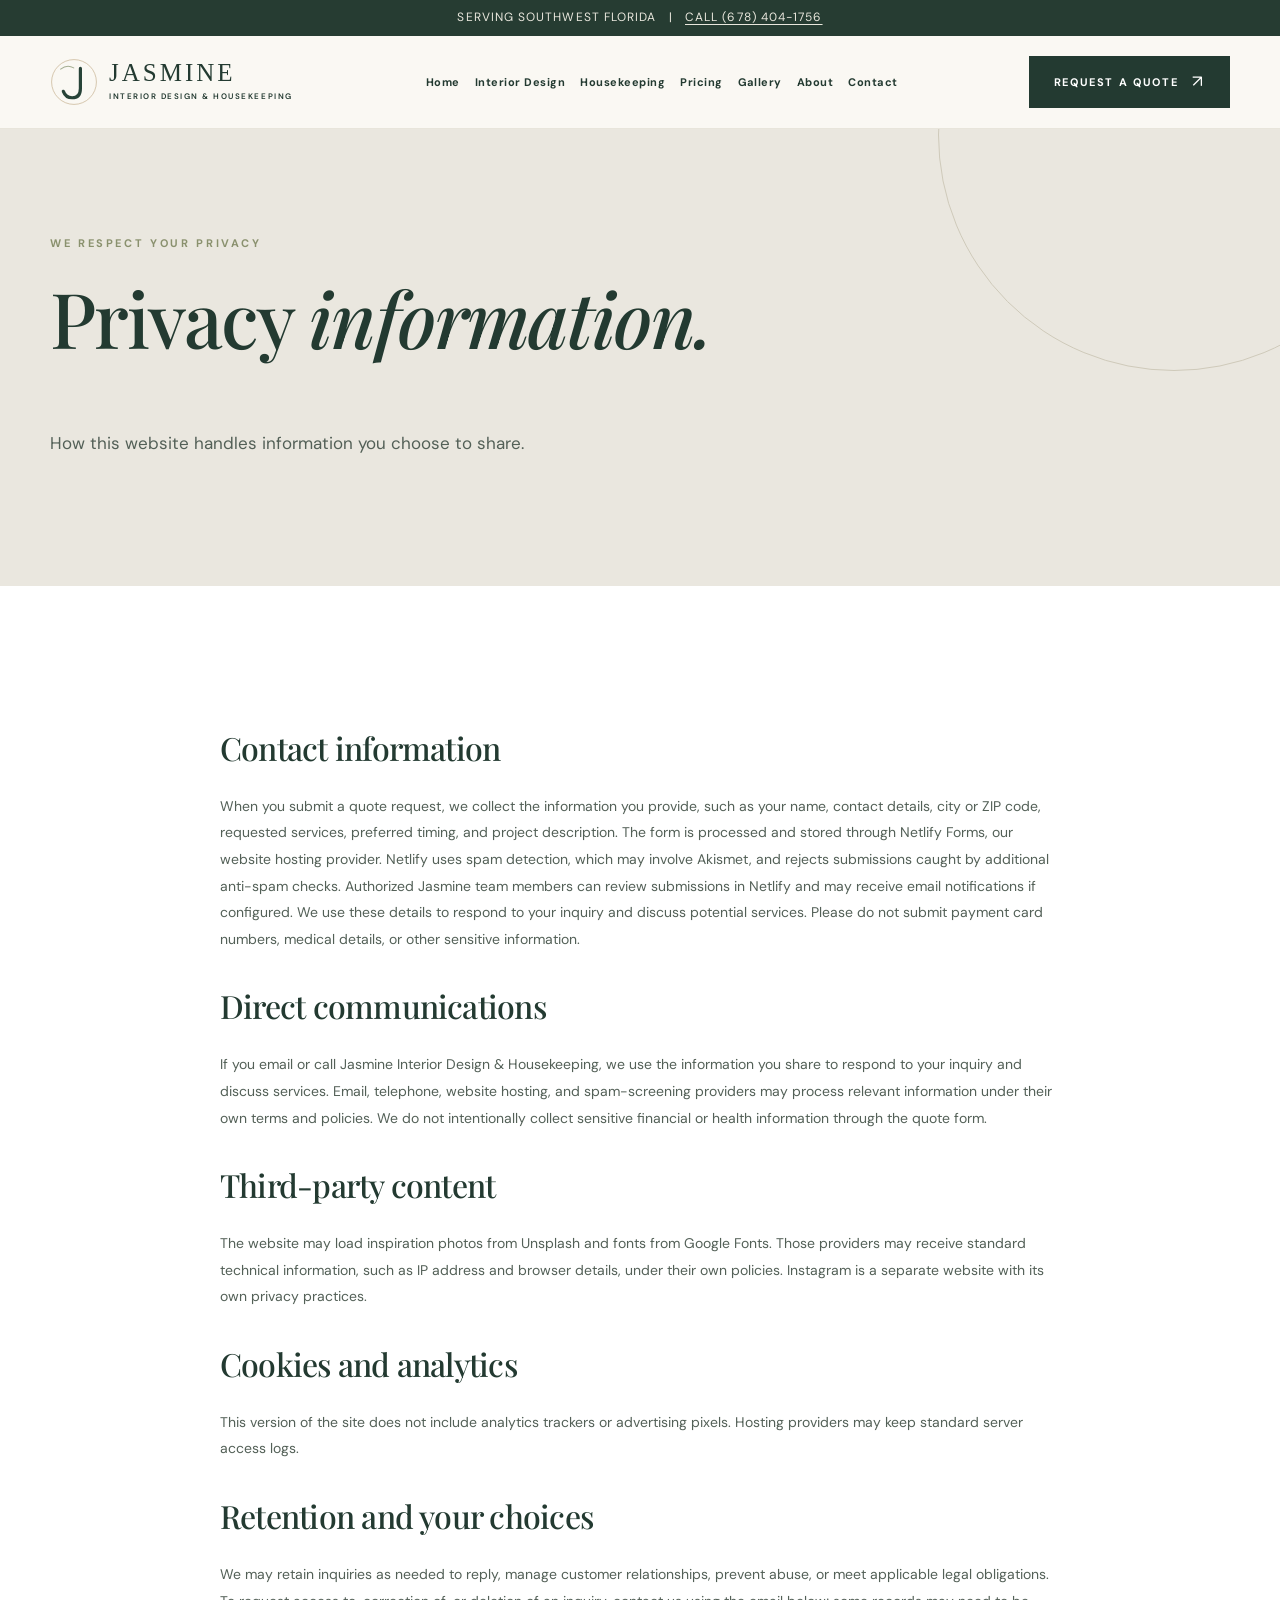
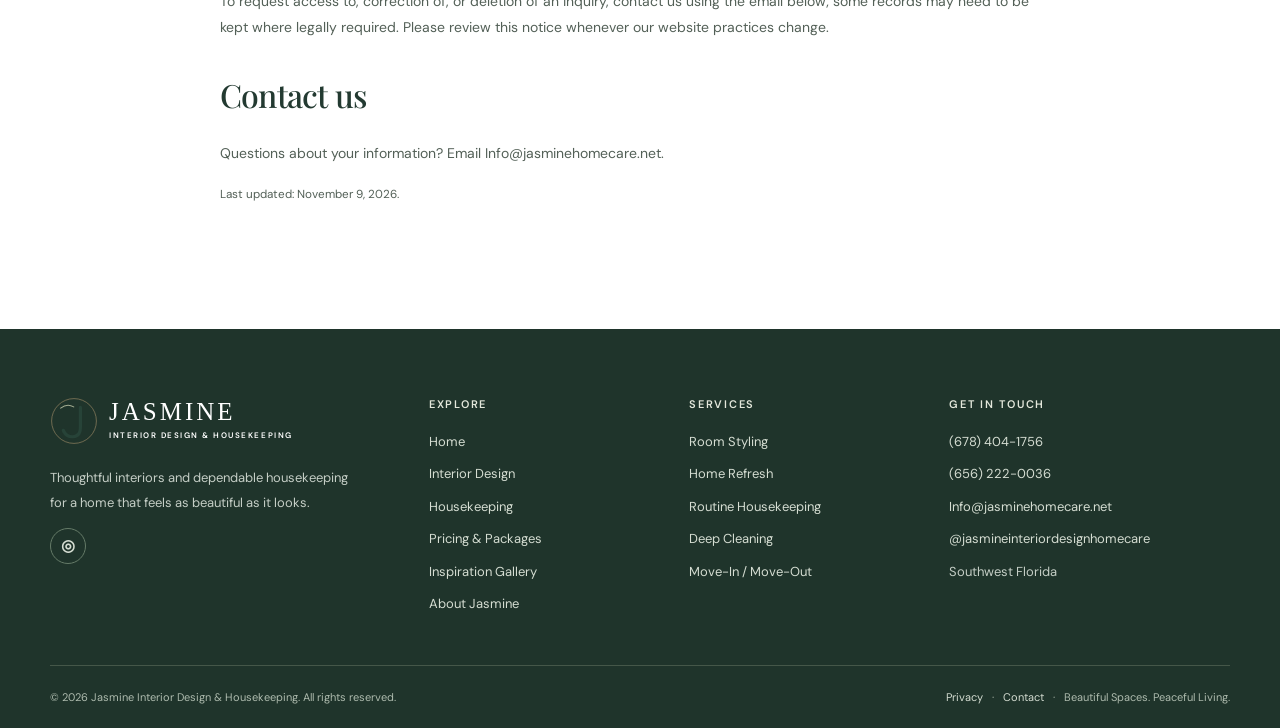
<file: privacy.html>
<!doctype html><html lang="en"><head><meta charset="utf-8"><meta name="viewport" content="width=device-width,initial-scale=1"><meta name="theme-color" content="#233a31"><title>Privacy Information | Jasmine</title><meta name="description" content="Privacy information for jasminehomecare.net."><link rel="icon" type="image/svg+xml" href="assets/favicon.svg"><link rel="canonical" href="https://jasminehomecare.net/privacy.html"><link rel="stylesheet" href="assets/site.css"><meta property="og:type" content="website"><meta property="og:title" content="Privacy Information | Jasmine"><meta property="og:description" content="Privacy information for jasminehomecare.net."><meta property="og:url" content="https://jasminehomecare.net/privacy.html"><script type="application/ld+json">{"@context":"https://schema.org","@type":"HomeAndConstructionBusiness","name":"Jasmine Interior Design & Housekeeping","url":"https://jasminehomecare.net","telephone":["+1-678-404-1756","+1-656-222-0036"],"email":"Info@jasminehomecare.net","areaServed":{"@type":"Place","name":"Southwest Florida"},"sameAs":["https://www.instagram.com/jasmineinteriordesignhomecare/"]}</script></head><body><a class="skip-link" href="#main">Skip to content</a><div class="site-announcement">SERVING SOUTHWEST FLORIDA &nbsp; | &nbsp; <a href="tel:+16784041756">CALL (678) 404-1756</a></div><header class="header"><div class="nav container"><a class="brand" href="index.html" aria-label="Jasmine home"><img class="brand-mark" src="assets/logo.svg" alt=""><span class="brand-copy">JASMINE<small>INTERIOR DESIGN & HOUSEKEEPING</small></span></a><nav id="site-menu" class="nav-links" aria-label="Main navigation"><a href="index.html">Home</a><a href="interior-design.html">Interior Design</a><a href="housekeeping.html">Housekeeping</a><a href="pricing.html">Pricing</a><a href="gallery.html">Gallery</a><a href="about.html">About</a><a href="contact.html">Contact</a></nav><div class="nav-actions"><a href="contact.html" class="btn">Request a Quote <span class="arrow">↗</span></a><button class="mobile-toggle" type="button" aria-controls="site-menu" aria-expanded="false" aria-label="Open navigation">☰</button></div></div></header><main id="main"><section class="page-hero"><div class="container"><span class="eyebrow">WE RESPECT YOUR PRIVACY</span><h1>Privacy <em>information.</em></h1><p>How this website handles information you choose to share.</p></div></section><section class="section section--white"><div class="container legal"><h2>Contact information</h2><p>When you submit a quote request, we collect the information you provide, such as your name, contact details, city or ZIP code, requested services, preferred timing, and project description. The form is processed and stored through Netlify Forms, our website hosting provider. Netlify uses spam detection, which may involve Akismet, and rejects submissions caught by additional anti-spam checks. Authorized Jasmine team members can review submissions in Netlify and may receive email notifications if configured. We use these details to respond to your inquiry and discuss potential services. Please do not submit payment card numbers, medical details, or other sensitive information.</p><h2>Direct communications</h2><p>If you email or call Jasmine Interior Design & Housekeeping, we use the information you share to respond to your inquiry and discuss services. Email, telephone, website hosting, and spam-screening providers may process relevant information under their own terms and policies. We do not intentionally collect sensitive financial or health information through the quote form.</p><h2>Third-party content</h2><p>The website may load inspiration photos from Unsplash and fonts from Google Fonts. Those providers may receive standard technical information, such as IP address and browser details, under their own policies. Instagram is a separate website with its own privacy practices.</p><h2>Cookies and analytics</h2><p>This version of the site does not include analytics trackers or advertising pixels. Hosting providers may keep standard server access logs.</p><h2>Retention and your choices</h2><p>We may retain inquiries as needed to reply, manage customer relationships, prevent abuse, or meet applicable legal obligations. To request access to, correction of, or deletion of an inquiry, contact us using the email below; some records may need to be kept where legally required. Please review this notice whenever our website practices change.</p><h2>Contact us</h2><p>Questions about your information? Email <a href="mailto:Info@jasminehomecare.net">Info@jasminehomecare.net</a>.</p><p><small>Last updated: November 9, 2026.</small></p></div></section></main><footer class="footer"><div class="container"><div class="footer-main"><div><a class="brand" href="index.html"><img class="brand-mark" src="assets/logo.svg" alt=""><span class="brand-copy">JASMINE<small>INTERIOR DESIGN & HOUSEKEEPING</small></span></a><p style="max-width:300px;margin-top:21px">Thoughtful interiors and dependable housekeeping for a home that feels as beautiful as it looks.</p><a class="social-circle" href="https://www.instagram.com/jasmineinteriordesignhomecare/" aria-label="Jasmine on Instagram" target="_blank" rel="noopener noreferrer">◎</a></div><div><h4>Explore</h4><div class="footer-links"><a href="index.html">Home</a><a href="interior-design.html">Interior Design</a><a href="housekeeping.html">Housekeeping</a><a href="pricing.html">Pricing &amp; Packages</a><a href="gallery.html">Inspiration Gallery</a><a href="about.html">About Jasmine</a></div></div><div><h4>Services</h4><div class="footer-links"><a href="interior-design.html">Room Styling</a><a href="interior-design.html">Home Refresh</a><a href="housekeeping.html">Routine Housekeeping</a><a href="housekeeping.html">Deep Cleaning</a><a href="housekeeping.html">Move-In / Move-Out</a></div></div><div><h4>Get in touch</h4><div class="footer-links"><a href="tel:+16784041756">(678) 404-1756</a><a href="tel:+16562220036">(656) 222-0036</a><a href="mailto:Info@jasminehomecare.net">Info@jasminehomecare.net</a><a href="https://www.instagram.com/jasmineinteriordesignhomecare/" target="_blank" rel="noopener noreferrer">@jasmineinteriordesignhomecare</a><span style="font-size:13px;color:#c5cec6">Southwest Florida</span></div></div></div><div class="footer-bottom"><span>© <span id="year">2026</span> Jasmine Interior Design & Housekeeping. All rights reserved.</span><span><a href="privacy.html">Privacy</a> &nbsp; · &nbsp; <a href="contact.html">Contact</a> &nbsp; · &nbsp; Beautiful Spaces. Peaceful Living.</span></div></div></footer><script src="assets/site.js" defer></script><script>document.getElementById('year').textContent=new Date().getFullYear()</script></body></html>
</file>
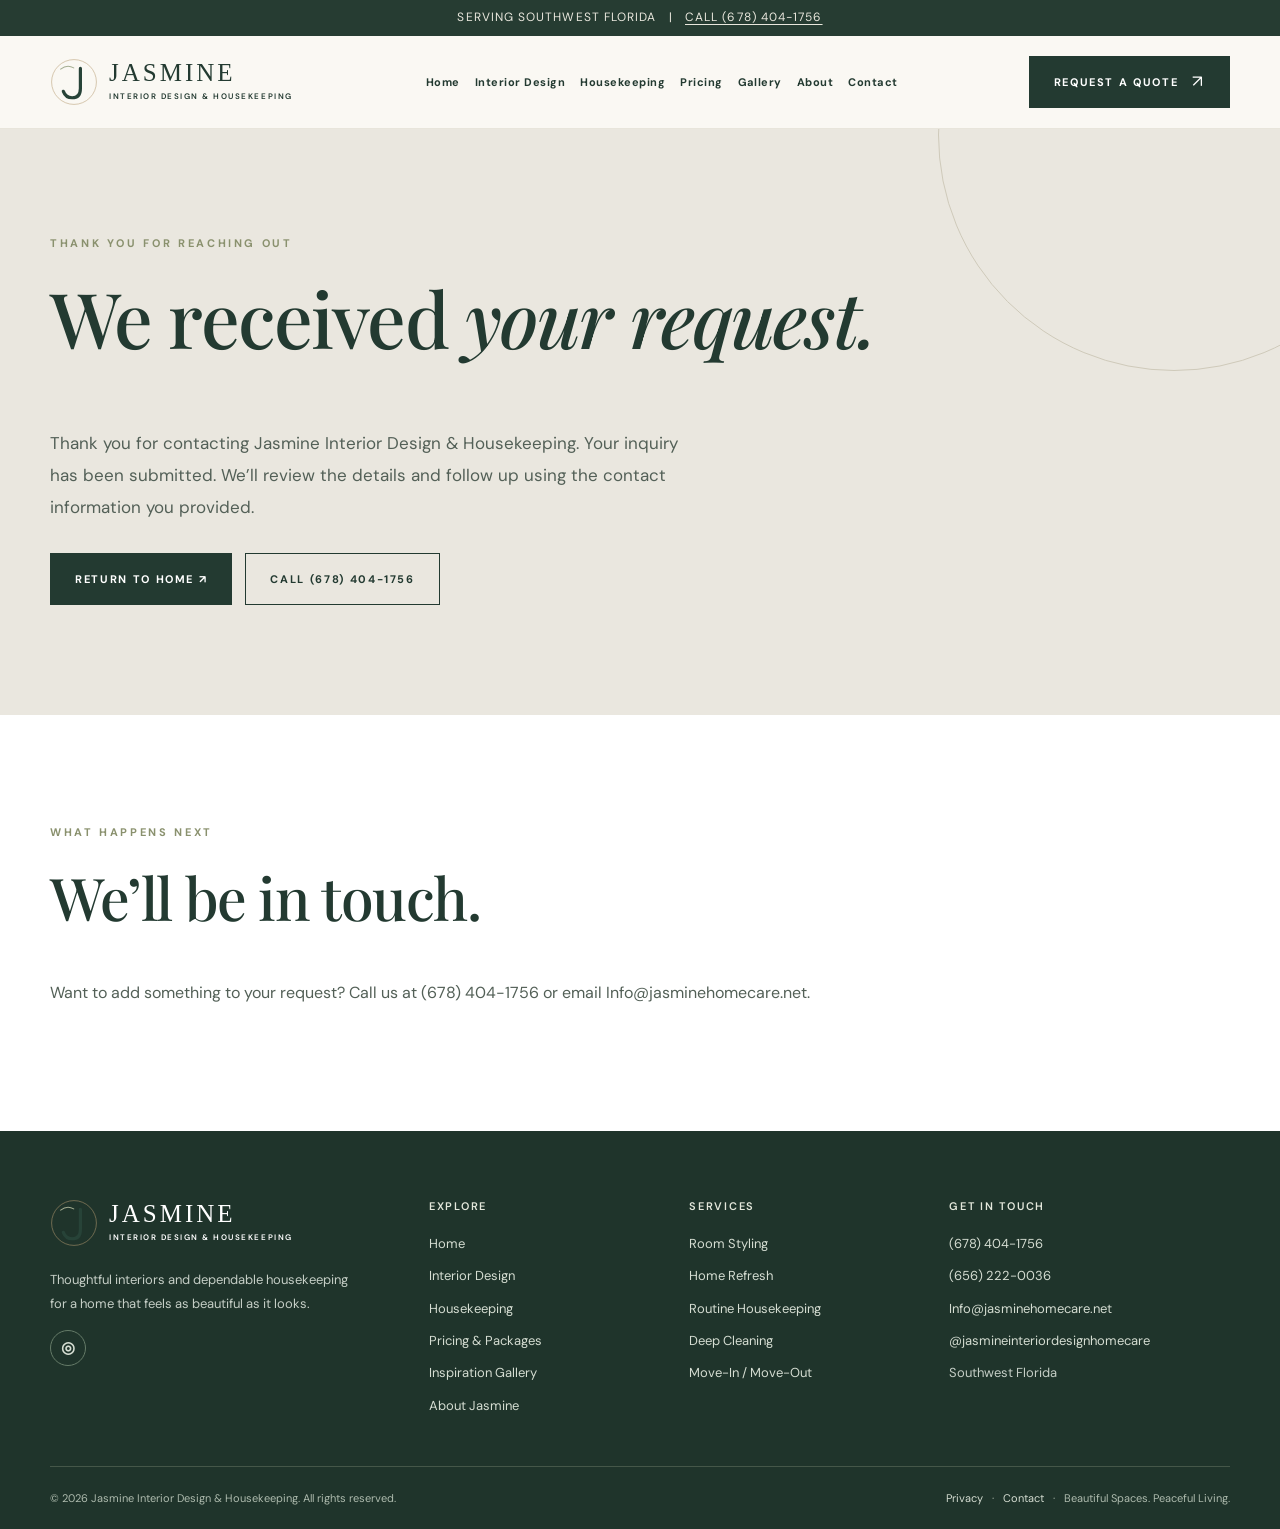
<file: thank-you.html>
<!doctype html><html lang="en"><head><meta charset="utf-8"><meta name="viewport" content="width=device-width,initial-scale=1"><meta name="robots" content="noindex,follow"><meta name="theme-color" content="#233a31"><title>Quote Request Submitted | Jasmine</title><meta name="description" content="Thank you for contacting Jasmine Interior Design & Housekeeping."><link rel="icon" type="image/svg+xml" href="assets/favicon.svg"><link rel="canonical" href="https://jasminehomecare.net/thank-you.html"><link rel="stylesheet" href="assets/site.css"><meta property="og:type" content="website"><meta property="og:title" content="Quote Request Submitted | Jasmine"><meta property="og:description" content="Thanks for contacting Jasmine Interior Design & Housekeeping."><meta property="og:url" content="https://jasminehomecare.net/thank-you.html"><script type="application/ld+json">{"@context":"https://schema.org","@type":"HomeAndConstructionBusiness","name":"Jasmine Interior Design & Housekeeping","url":"https://jasminehomecare.net","telephone":["+1-678-404-1756","+1-656-222-0036"],"email":"Info@jasminehomecare.net","areaServed":{"@type":"Place","name":"Southwest Florida"},"sameAs":["https://www.instagram.com/jasmineinteriordesignhomecare/"]}</script></head><body><a class="skip-link" href="#main">Skip to content</a><div class="site-announcement">SERVING SOUTHWEST FLORIDA &nbsp; | &nbsp; <a href="tel:+16784041756">CALL (678) 404-1756</a></div><header class="header"><div class="nav container"><a class="brand" href="index.html" aria-label="Jasmine home"><img class="brand-mark" src="assets/logo.svg" alt=""><span class="brand-copy">JASMINE<small>INTERIOR DESIGN & HOUSEKEEPING</small></span></a><nav id="site-menu" class="nav-links" aria-label="Main navigation"><a href="index.html">Home</a><a href="interior-design.html">Interior Design</a><a href="housekeeping.html">Housekeeping</a><a href="pricing.html">Pricing</a><a href="gallery.html">Gallery</a><a href="about.html">About</a><a href="contact.html">Contact</a></nav><div class="nav-actions"><a href="contact.html" class="btn">Request a Quote <span class="arrow">↗</span></a><button class="mobile-toggle" type="button" aria-controls="site-menu" aria-expanded="false" aria-label="Open navigation">☰</button></div></div></header><main id="main"><section class="page-hero"><div class="container"><span class="eyebrow">THANK YOU FOR REACHING OUT</span><h1>We received <em>your request.</em></h1><p>Thank you for contacting Jasmine Interior Design &amp; Housekeeping. Your inquiry has been submitted. We’ll review the details and follow up using the contact information you provided.</p><div class="hero-buttons"><a class="btn" href="index.html">Return to Home ↗</a><a class="btn btn--outline" href="tel:+16784041756">Call (678) 404-1756</a></div></div></section><section class="section section--white"><div class="container"><span class="eyebrow">WHAT HAPPENS NEXT</span><h2>We’ll be in touch.</h2><p>Want to add something to your request? Call us at <a href="tel:+16784041756">(678) 404-1756</a> or email <a href="mailto:Info@jasminehomecare.net">Info@jasminehomecare.net</a>.</p></div></section></main><footer class="footer"><div class="container"><div class="footer-main"><div><a class="brand" href="index.html"><img class="brand-mark" src="assets/logo.svg" alt=""><span class="brand-copy">JASMINE<small>INTERIOR DESIGN & HOUSEKEEPING</small></span></a><p style="max-width:300px;margin-top:21px">Thoughtful interiors and dependable housekeeping for a home that feels as beautiful as it looks.</p><a class="social-circle" href="https://www.instagram.com/jasmineinteriordesignhomecare/" aria-label="Jasmine on Instagram" target="_blank" rel="noopener noreferrer">◎</a></div><div><h4>Explore</h4><div class="footer-links"><a href="index.html">Home</a><a href="interior-design.html">Interior Design</a><a href="housekeeping.html">Housekeeping</a><a href="pricing.html">Pricing &amp; Packages</a><a href="gallery.html">Inspiration Gallery</a><a href="about.html">About Jasmine</a></div></div><div><h4>Services</h4><div class="footer-links"><a href="interior-design.html">Room Styling</a><a href="interior-design.html">Home Refresh</a><a href="housekeeping.html">Routine Housekeeping</a><a href="housekeeping.html">Deep Cleaning</a><a href="housekeeping.html">Move-In / Move-Out</a></div></div><div><h4>Get in touch</h4><div class="footer-links"><a href="tel:+16784041756">(678) 404-1756</a><a href="tel:+16562220036">(656) 222-0036</a><a href="mailto:Info@jasminehomecare.net">Info@jasminehomecare.net</a><a href="https://www.instagram.com/jasmineinteriordesignhomecare/" target="_blank" rel="noopener noreferrer">@jasmineinteriordesignhomecare</a><span style="font-size:13px;color:#c5cec6">Southwest Florida</span></div></div></div><div class="footer-bottom"><span>© <span id="year">2026</span> Jasmine Interior Design & Housekeeping. All rights reserved.</span><span><a href="privacy.html">Privacy</a> &nbsp; · &nbsp; <a href="contact.html">Contact</a> &nbsp; · &nbsp; Beautiful Spaces. Peaceful Living.</span></div></div></footer><script src="assets/site.js" defer></script><script>document.getElementById('year').textContent=new Date().getFullYear()</script></body></html>
</file>
<file: assets/site.css>
@import url('https://fonts.googleapis.com/css2?family=DM+Sans:wght@400;500;600;700&family=Manrope:wght@400;500;600;700&family=Playfair+Display:wght@400;500;600&display=swap');
:root{--ink:#233a31;--ink2:#45564d;--sage:#94a18b;--gold:#a88e67;--ivory:#f9f7f2;--cream:#efece4;--white:#fff;--line:#dddcd3;--radius:6px;--shadow:0 18px 55px rgba(22,40,30,.09)}*{box-sizing:border-box}html{scroll-behavior:smooth}body{margin:0;background:var(--ivory);color:var(--ink);font-family:'DM Sans',Arial,sans-serif;line-height:1.65}img{max-width:100%;display:block}a{color:inherit}button,input,select,textarea{font:inherit}button{cursor:pointer}h1,h2,h3,h4,p{margin-top:0}h1,h2,h3,.serif{font-family:'Playfair Display',Georgia,serif;font-weight:500;line-height:1.17;letter-spacing:-.024em}h1{font-size:clamp(3.2rem,6.1vw,6.8rem)}h2{font-size:clamp(2.35rem,4.6vw,4.35rem)}h3{font-size:clamp(1.45rem,2vw,2rem)}p{color:#536057}a{text-decoration:none}a:hover{color:#8b7758}.container{width:min(1180px,calc(100% - 52px));margin-inline:auto}.eyebrow{display:block;color:#8a916e;font-size:11px;letter-spacing:.24em;font-weight:700;text-transform:uppercase;margin-bottom:21px}.eyebrow--light{color:#dbd3b9}.site-announcement{background:#263c32;color:#e9e7dd;text-align:center;font-size:12px;padding:8px 18px;letter-spacing:.09em}.site-announcement a{text-decoration:underline;text-underline-offset:3px}.header{position:relative;z-index:10;background:#faf8f3;border-bottom:1px solid #e8e5db}.nav{height:92px;display:flex;align-items:center;justify-content:space-between;gap:30px}.brand{display:flex;align-items:center;gap:11px;min-width:245px}.brand-mark{width:48px;height:48px;flex:0 0 auto}.brand-copy{font-family:Georgia,serif;font-size:25px;line-height:1;letter-spacing:.12em;color:var(--ink)}.brand-copy small{font:600 8px/1.7 'DM Sans',sans-serif;letter-spacing:.19em;display:block;margin-top:5px}.nav-links{display:flex;align-items:center;gap:24px}.nav-links a{font-size:12px;font-weight:700;white-space:nowrap;letter-spacing:.045em;position:relative}.nav-links a[aria-current="page"]:after{content:'';position:absolute;left:0;right:0;bottom:-10px;height:1px;background:var(--gold)}.nav-actions{display:flex;align-items:center;gap:12px}.btn{display:inline-flex;align-items:center;justify-content:center;gap:14px;min-height:52px;padding:15px 24px;background:var(--ink);border:1px solid var(--ink);color:white;font-size:11px;letter-spacing:.15em;text-transform:uppercase;font-weight:700;transition:transform .22s,background .22s,color .22s;white-space:nowrap}.btn:hover{transform:translateY(-2px);background:#3c5749;color:#fff}.btn--outline{background:transparent;border-color:var(--ink);color:var(--ink)}.btn--outline:hover{color:white;background:var(--ink)}.btn--light{background:#faf8f3;color:var(--ink);border-color:#faf8f3}.btn--light:hover{color:var(--ink);background:#e6dfd1}.arrow{font-size:17px;font-weight:400;line-height:1}.mobile-toggle{display:none;background:none;border:none;padding:8px;color:var(--ink);font-size:24px}.hero{position:relative;min-height:705px;display:grid;grid-template-columns:47% 53%;background:var(--cream);overflow:hidden}.hero-copy{z-index:1;display:flex;flex-direction:column;justify-content:center;padding:70px max(45px,calc((100vw - 1180px)/2)) 70px max(26px,calc((100vw - 1180px)/2));padding-right:35px}.hero-copy h1{margin:0 0 30px;max-width:600px}.hero-copy h1 em{font-style:italic;color:#87977d}.hero-copy p{font-size:16px;max-width:410px;line-height:1.85}.hero-buttons{display:flex;flex-wrap:wrap;gap:13px;margin-top:30px}.hero-photo{position:relative;min-height:560px}.cover-photo{position:absolute;inset:0;width:100%;height:100%;object-fit:cover}.hero-photo:after{content:'';position:absolute;inset:0;background:linear-gradient(90deg,rgba(239,236,228,.07),transparent 35%)}.float-caption{position:absolute;left:-50px;bottom:43px;z-index:1;background:#fffaf3;padding:25px 30px;box-shadow:var(--shadow);min-width:238px}.float-caption b{display:block;font:italic 24px Georgia,serif}.float-caption span{font-size:11px;color:#788073;text-transform:uppercase;letter-spacing:.13em}.trust-strip{background:#faf9f5;border-bottom:1px solid var(--line)}.trust-inner{display:grid;grid-template-columns:repeat(3,1fr);gap:18px;padding:30px 0}.trust-inner div{display:flex;align-items:center;justify-content:center;gap:15px;border-right:1px solid var(--line);font-size:12px;letter-spacing:.07em;font-weight:700}.trust-inner div:last-child{border:0}.mini-icon{width:33px;height:33px;border-radius:50%;display:grid;place-items:center;background:#eaece3;color:#778a72;font-size:19px}.section{padding:108px 0}.section--muted{background:#f0eee7}.section--white{background:white}.section-heading{display:flex;justify-content:space-between;align-items:end;gap:28px;margin-bottom:45px}.section-heading h2{max-width:650px;margin-bottom:0}.section-heading p{max-width:355px;margin-bottom:2px}.card-grid{display:grid;grid-template-columns:repeat(2,1fr);gap:27px}.service-card{background:white;border:1px solid #e8e5de;overflow:hidden}.photo-box{position:relative;overflow:hidden;background:#e5e4d9}.service-card .photo-box{height:330px}.photo-box img{width:100%;height:100%;object-fit:cover;transition:transform .55s}.service-card:hover img,.gallery-card:hover img{transform:scale(1.045)}.service-card-copy{padding:32px 35px 38px;display:flex;justify-content:space-between;gap:25px;align-items:center}.service-card-copy p{font-size:14px;margin:9px 0 0}.text-link{font-size:11px;text-transform:uppercase;letter-spacing:.15em;border-bottom:1px solid currentColor;padding-bottom:7px;font-weight:700;white-space:nowrap}.intro-grid{display:grid;grid-template-columns:1fr 1fr;gap:9%;align-items:center}.intro-visual{position:relative;padding:0 0 36px 40px}.intro-visual:before{content:'';position:absolute;left:0;top:40px;bottom:0;right:40px;border:1px solid #b4aa94}.intro-visual img{position:relative;width:100%;height:580px;object-fit:cover}.intro-text p{max-width:525px;line-height:1.95}.detail-list{display:grid;grid-template-columns:repeat(2,1fr);gap:17px 29px;margin:36px 0}.detail-list span{font-size:13px;font-weight:700;display:flex;align-items:center;gap:10px}.detail-list span:before{content:'✦';color:#9a9c77;font-size:14px}.numbers{background:var(--ink);color:white;padding:70px 0}.numbers-inner{display:grid;grid-template-columns:repeat(3,1fr);gap:36px;text-align:center}.numbers b{display:block;font:400 36px Georgia,serif;margin-bottom:8px}.numbers span{color:#d5dbd2;font-size:12px;letter-spacing:.09em}.steps{display:grid;grid-template-columns:repeat(3,1fr);gap:32px}.step{border-top:1px solid #c9c9be;padding-top:25px}.step-num{font:italic 37px Georgia,serif;color:#a3aa96;display:block;margin-bottom:20px}.step p{font-size:14px}.quote-banner{background:#33483b;color:white;padding:88px 0;text-align:center;position:relative;overflow:hidden}.quote-banner:before,.quote-banner:after{content:'';position:absolute;border:1px solid rgba(222,223,210,.18);width:500px;height:500px;border-radius:50%;top:-280px;left:-240px}.quote-banner:after{left:auto;right:-220px;top:auto;bottom:-350px}.quote-banner .eyebrow{color:#c8c9a5}.quote-banner h2{max-width:780px;margin:0 auto 20px}.quote-banner p{color:#e0e4dc;max-width:580px;margin:0 auto 31px}.footer{background:#1f342b;color:#e4e8dc;padding:68px 0 22px}.footer-main{display:grid;grid-template-columns:1.55fr 1fr 1fr 1.3fr;gap:44px}.footer h4{font:600 11px 'DM Sans',sans-serif;letter-spacing:.16em;text-transform:uppercase;margin-bottom:20px}.footer p{color:#c5cec6;font-size:13px;line-height:1.9}.footer a{color:#d5ddd2;font-size:13px}.footer a:hover{color:white;text-decoration:underline}.footer .brand-copy{color:white}.footer-links{display:grid;gap:11px}.footer-bottom{display:flex;justify-content:space-between;gap:20px;border-top:1px solid #455749;margin-top:50px;padding-top:22px;font-size:11px;color:#aebbae}.footer-bottom a{font-size:11px}.page-hero{background:#eae7df;padding:105px 0 110px;position:relative;overflow:hidden}.page-hero:after{content:'';width:470px;height:470px;border:1px solid #cfcaba;position:absolute;right:-130px;top:-230px;border-radius:50%}.page-hero .container{position:relative;z-index:1}.page-hero h1{font-size:clamp(3.6rem,6vw,6.5rem);max-width:830px}.page-hero p{max-width:650px;font-size:17px;line-height:1.9}.split-feature{display:grid;grid-template-columns:1fr 1fr;align-items:center;gap:8%}.split-feature img{height:520px;width:100%;object-fit:cover}.split-feature p{line-height:1.95}.pill-label{font-size:11px;text-transform:uppercase;letter-spacing:.18em;color:var(--gold);font-weight:700}.tiles{display:grid;grid-template-columns:repeat(3,1fr);gap:23px}.tile{background:white;border:1px solid var(--line);padding:33px;min-height:245px}.tile .tile-symbol{font:italic 32px Georgia,serif;color:#a8ad92}.tile h3{font-size:24px;margin-top:24px;margin-bottom:11px}.tile p{font-size:13px;line-height:1.8}.gallery-grid{display:grid;grid-template-columns:repeat(3,1fr);gap:23px}.gallery-card{background:#fff;border:1px solid var(--line)}.gallery-card .photo-box{height:255px}.gallery-card div:last-child{padding:19px 23px}.gallery-card h3{font-size:21px;margin:0 0 5px}.gallery-card p{font-size:12px;margin:0}.filters{display:flex;gap:9px;flex-wrap:wrap;margin:0 0 30px}.filter-btn{padding:11px 18px;background:transparent;border:1px solid #bbc1b4;font-size:12px;color:var(--ink)}.filter-btn[aria-pressed="true"]{background:var(--ink);color:#fff;border-color:var(--ink)}.notice{padding:16px 22px;background:#e5ebe2;font-size:13px;border-left:3px solid #8a9a84;color:#405347;margin-bottom:34px}.contact-layout{display:grid;grid-template-columns:1fr 1.22fr;gap:8%;align-items:start}.contact-aside{padding-top:10px}.contact-aside h2{font-size:clamp(2.4rem,4vw,4rem)}.contact-details{display:grid;gap:24px;margin-top:38px}.contact-item{padding-bottom:21px;border-bottom:1px solid var(--line)}.contact-item small{font-size:10px;letter-spacing:.17em;color:#859083;text-transform:uppercase;font-weight:700;display:block;margin-bottom:8px}.contact-item a{font-size:18px}.contact-form{background:white;border:1px solid #e1dfd5;padding:42px;box-shadow:var(--shadow)}.contact-form h3{margin-bottom:8px;font-size:32px}.contact-form p{font-size:13px;margin-bottom:27px}.form-grid{display:grid;grid-template-columns:1fr 1fr;gap:20px}.form-field{display:flex;flex-direction:column;gap:7px;margin-bottom:19px}.form-field.full{grid-column:1/-1}.form-field label{font-weight:700;color:#3d5043;font-size:12px}.form-field input,.form-field select,.form-field textarea{width:100%;padding:14px 15px;border:1px solid #d5d8ce;border-radius:0;background:#fbfaf7;color:var(--ink);outline-offset:2px;font-size:14px}.form-field textarea{min-height:122px;resize:vertical}.form-field input:focus,.form-field select:focus,.form-field textarea:focus{border-color:#7f8e79;outline:2px solid #c5d1c1}.form-note{font-size:12px;color:#718071;margin:17px 0 0}.form-actions{display:flex;flex-wrap:wrap;gap:10px;align-items:center}.status{margin-top:12px;font-size:13px;min-height:20px}.faq{max-width:900px;margin:auto}.faq details{border-bottom:1px solid var(--line);padding:22px 0}.faq summary{cursor:pointer;font:500 22px Georgia,serif;list-style:none;display:flex;justify-content:space-between;gap:20px}.faq summary::-webkit-details-marker{display:none}.faq summary:after{content:'+';font:400 24px sans-serif}.faq details[open] summary:after{content:'−'}.faq details p{padding-top:16px;font-size:14px;margin:0;line-height:1.9;max-width:720px}.social-circle{border:1px solid #657b68;border-radius:50%;width:36px;height:36px;display:inline-flex;align-items:center;justify-content:center;font-weight:700;font-size:16px!important}.skip-link{position:absolute;left:-9999px;top:10px;background:white;padding:12px;z-index:100}.skip-link:focus{left:10px}.img-caption{font-size:11px;color:#69766c;letter-spacing:.04em;margin-top:12px}.small-list{padding-left:20px;color:#536057;font-size:14px;line-height:2}.legal{max-width:840px}.legal h2{font-size:32px;margin-top:35px}.legal p,.legal li{font-size:14px;line-height:1.9}.spacer{height:15px}@media(max-width:1150px){.nav-links{gap:15px}.nav-links a{font-size:11px}.brand{min-width:210px}.brand-copy{font-size:22px}.nav-actions .btn{padding:12px 14px}.footer-main{gap:26px}}@media(max-width:990px){.nav{height:80px}.mobile-toggle{display:block}.nav-links{position:absolute;display:none;top:100%;left:0;right:0;background:#faf8f3;padding:25px 26px 30px;box-shadow:0 20px 30px #00000017;border-bottom:1px solid var(--line);flex-direction:column;align-items:stretch;gap:20px}.nav-links.is-open{display:flex}.nav-links a{font-size:14px}.nav-links a[aria-current="page"]:after{bottom:-4px;right:auto;width:36px}.hero{grid-template-columns:50% 50%;min-height:600px}.hero-copy{padding-left:27px}.hero-copy h1{font-size:clamp(3.1rem,5vw,5rem)}.float-caption{left:18px}.footer-main{grid-template-columns:repeat(2,1fr)}.section{padding:75px 0}.contact-layout{gap:35px}}@media(max-width:700px){.container{width:min(100% - 36px,1180px)}.site-announcement{font-size:10px}.nav-actions .btn{display:none}.nav{height:72px}.brand{min-width:0}.brand-mark{height:41px;width:41px}.brand-copy{font-size:21px}.brand-copy small{font-size:7px}.hero{display:flex;flex-direction:column;min-height:0}.hero-copy{order:2;padding:53px 22px 65px}.hero-copy h1{font-size:clamp(3.55rem,13vw,5.3rem)}.hero-photo{order:1;min-height:370px}.float-caption{left:auto;right:18px;bottom:-18px;padding:17px 20px;min-width:190px}.float-caption b{font-size:20px}.trust-inner{grid-template-columns:1fr;gap:10px;padding:20px 0}.trust-inner div{justify-content:flex-start;border:none;padding:6px}.section{padding:69px 0}.section-heading{align-items:start;flex-direction:column;margin-bottom:30px;gap:15px}.section-heading h2{font-size:clamp(2.55rem,10vw,4rem)}.card-grid,.intro-grid,.split-feature,.contact-layout{grid-template-columns:1fr;gap:40px}.service-card .photo-box{height:270px}.service-card-copy{padding:25px;align-items:start;flex-direction:column;gap:12px}.intro-visual{padding:0 0 25px 25px}.intro-visual img,.split-feature img{height:370px}.detail-list{grid-template-columns:1fr 1fr;gap:15px}.steps,.tiles,.gallery-grid{grid-template-columns:1fr}.numbers-inner{grid-template-columns:1fr;gap:27px}.numbers{padding:45px 0}.quote-banner{padding:75px 0}.quote-banner h2{font-size:2.8rem}.page-hero{padding:70px 0}.page-hero h1{font-size:clamp(3.1rem,12vw,5rem)}.footer-main{grid-template-columns:1fr 1fr;gap:35px}.footer-main>div:first-child{grid-column:1/-1}.footer-bottom{flex-direction:column}.gallery-card .photo-box{height:290px}.contact-form{padding:25px 22px}.form-grid{grid-template-columns:1fr;gap:0}.form-field.full{grid-column:auto}.faq summary{font-size:19px}}@media(max-width:420px){.footer-main{grid-template-columns:1fr}.hero-buttons{align-items:stretch;flex-direction:column}.btn{width:100%}.detail-list{grid-template-columns:1fr}.float-caption{bottom:-27px}.hero-copy{padding-top:62px}}@media(prefers-reduced-motion:reduce){html{scroll-behavior:auto}*,*:before,*:after{animation-duration:.01ms!important;transition-duration:.01ms!important}}

/* Phase 1: direct inquiry and mobile conversion actions. */
.form-honeypot{display:none!important}
.form-note a{text-decoration:underline;text-underline-offset:3px}
.mobile-contact-bar{display:none}
@media(max-width:700px){
  .mobile-contact-bar{
    position:fixed;
    left:0;
    right:0;
    bottom:0;
    z-index:60;
    display:flex;
    gap:10px;
    padding:10px 14px calc(10px + env(safe-area-inset-bottom,0px));
    background:#faf8f3;
    border-top:1px solid #d5d8ce;
    box-shadow:0 -8px 25px rgba(22,40,30,.12);
  }
  .mobile-contact-bar a{
    min-height:48px;
    flex:1;
    display:flex;
    align-items:center;
    justify-content:center;
    text-align:center;
    border:1px solid var(--ink);
    font-size:13px;
    font-weight:700;
    letter-spacing:.02em;
  }
  .mobile-contact-bar__call{background:#faf8f3;color:var(--ink)}
  .mobile-contact-bar__quote{background:var(--ink);color:white}
  .mobile-contact-bar__quote:hover{background:#3c5749;color:white}
  .mobile-contact-bar a:focus-visible{outline:3px solid var(--gold);outline-offset:2px}
  .footer{padding-bottom:calc(110px + env(safe-area-inset-bottom,0px))}
  /* Put the business headline and quote action before the decorative image. */
  .hero-copy{order:1}
  .hero-photo{order:2;min-height:310px}
}

/* Pricing & packages */
.pricing-grid{display:grid;grid-template-columns:repeat(2,minmax(0,1fr));gap:22px;margin:30px 0}
.pricing-grid--compact{grid-template-columns:repeat(3,minmax(0,1fr))}
.price-card{padding:28px;background:#fff;border:1px solid var(--line);display:flex;flex-direction:column;align-items:flex-start}
.price-card .eyebrow{margin:0 0 14px;letter-spacing:.12em;color:#52624b}
.price-card h3{margin-bottom:14px}.price-card p{font-size:15px;margin:12px 0 22px}.price-card .text-link{margin-top:auto;white-space:normal}
.package-price{font:500 clamp(2.1rem,4vw,3.2rem)/1.12 'Playfair Display',Georgia,serif;color:var(--ink)}
.package-price small,.package-price span{font:600 12px/1.4 'DM Sans',Arial,sans-serif;color:#536057}
.pricing-table-wrap{overflow-x:auto;margin:34px 0 10px;border:1px solid var(--line);background:#fff}
.pricing-table{width:100%;border-collapse:collapse;text-align:left;font-size:14px}
.pricing-table caption{text-align:left;padding:16px 18px;font-weight:700;color:var(--ink)}
.pricing-table th,.pricing-table td{padding:14px 16px;border-top:1px solid var(--line);vertical-align:top}
.pricing-table thead th{background:var(--ink);color:white;font-size:12px}
.pricing-table tbody th{font-weight:600;min-width:145px}.pricing-table tbody th small{display:block;font-weight:400;color:#536057}
.pricing-table td{font-variant-numeric:tabular-nums}
.pricing-note{font-size:13px;color:#536057;line-height:1.7}.pricing-note a,.contact-form p a{text-decoration:underline;text-underline-offset:3px}
.pricing-subhead{margin-top:42px}.discount-grid{display:grid;grid-template-columns:repeat(3,minmax(0,1fr));gap:12px;margin:20px 0}
.discount-grid div{padding:18px;background:#e8ece3;text-align:center}.discount-grid strong{display:block;font-size:25px;color:var(--ink)}.discount-grid span{font-size:13px}
.estimator{display:grid;grid-template-columns:1.2fr 1fr;gap:28px;align-items:start;margin-top:28px}
.estimate-fields,.estimate-summary{background:white;border:1px solid var(--line);padding:28px;min-width:0}
.estimate-total{font:500 clamp(2.15rem,5vw,3.4rem)/1.12 'Playfair Display',Georgia,serif;overflow-wrap:anywhere}
.estimate-breakdown{margin:24px 0}.estimate-breakdown div{display:flex;justify-content:space-between;gap:14px;padding:10px 0;border-bottom:1px solid var(--line);font-size:14px}
.estimate-breakdown dd{margin:0;font-variant-numeric:tabular-nums;text-align:right}
.estimate-summary .btn{width:100%;white-space:normal;text-align:center}
.estimate-addons{border-top:1px solid var(--line);padding-top:16px}.estimate-addons summary{font-weight:700;cursor:pointer;padding:8px 0}.estimate-addons p{font-size:13px}
.estimate-extra{display:flex;align-items:center;justify-content:space-between;gap:12px;padding:10px 0;border-bottom:1px solid var(--line);font-size:14px}
.estimate-extra small{display:block;color:#536057;font-size:12px}.estimate-extra input{width:72px;min-height:44px;padding:8px;border:1px solid #bbc1b4;background:#faf8f3;color:var(--ink)}
.pricing-hero h1{margin-bottom:20px}
#quick-estimate,#cleaning-packages,#design-packages,#home-experience,#quote-form{scroll-margin-top:24px}
@media(min-width:1181px){.nav-links{gap:15px}.nav-links a{font-size:11px}}
@media(min-width:991px) and (max-width:1180px){.nav{height:80px}.mobile-toggle{display:block}.nav-links{position:absolute;display:none;top:100%;left:0;right:0;background:#faf8f3;padding:25px 26px 30px;box-shadow:0 20px 30px #00000017;border-bottom:1px solid var(--line);flex-direction:column;align-items:stretch;gap:20px}.nav-links.is-open{display:flex}.nav-links a{font-size:14px}.nav-links a[aria-current="page"]:after{bottom:-4px;right:auto;width:36px}}
@media(max-width:700px){.pricing-grid,.pricing-grid--compact,.estimator{grid-template-columns:1fr}.price-card,.estimate-fields,.estimate-summary{padding:22px}.pricing-table th,.pricing-table td{padding:11px 10px}.discount-grid{gap:6px}.discount-grid div{padding:12px 5px}.discount-grid strong{font-size:19px}.discount-grid span{font-size:11px}.pricing-hero .hero-buttons .btn{white-space:normal}}
</file>
